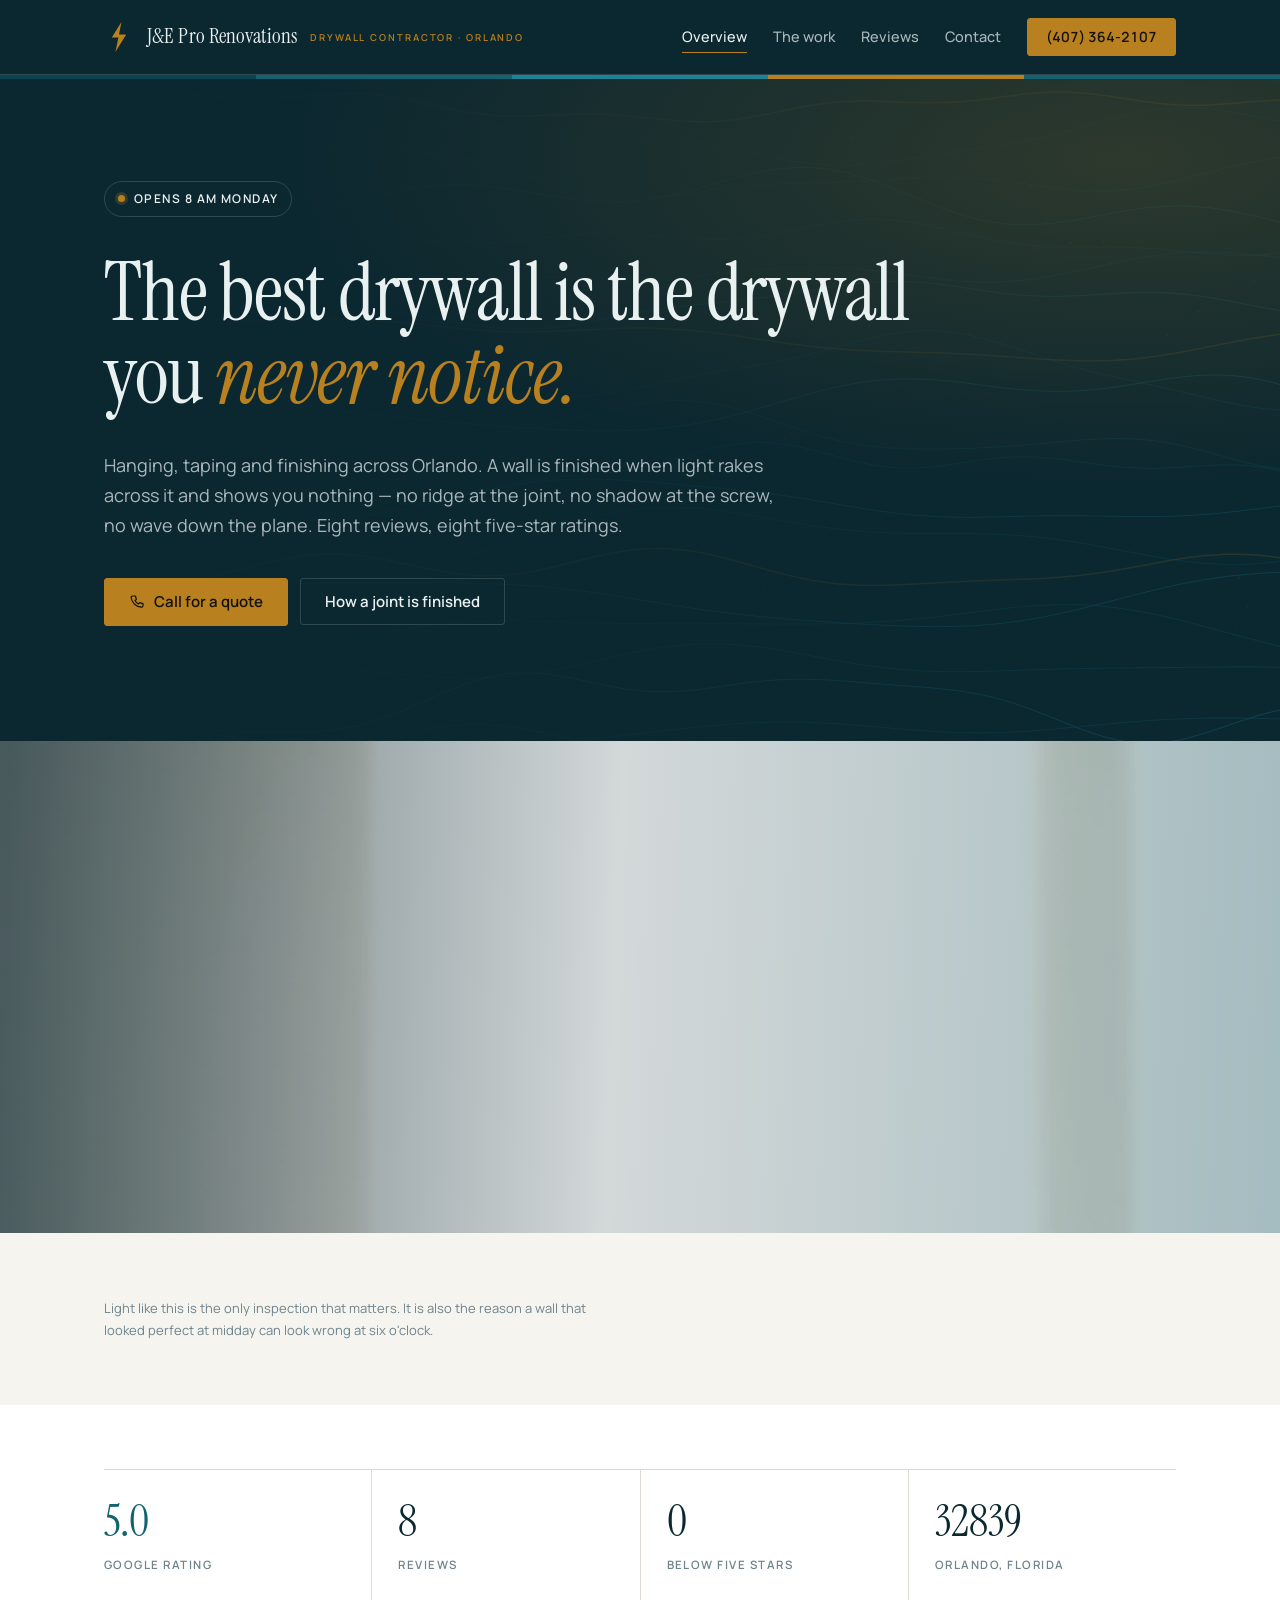
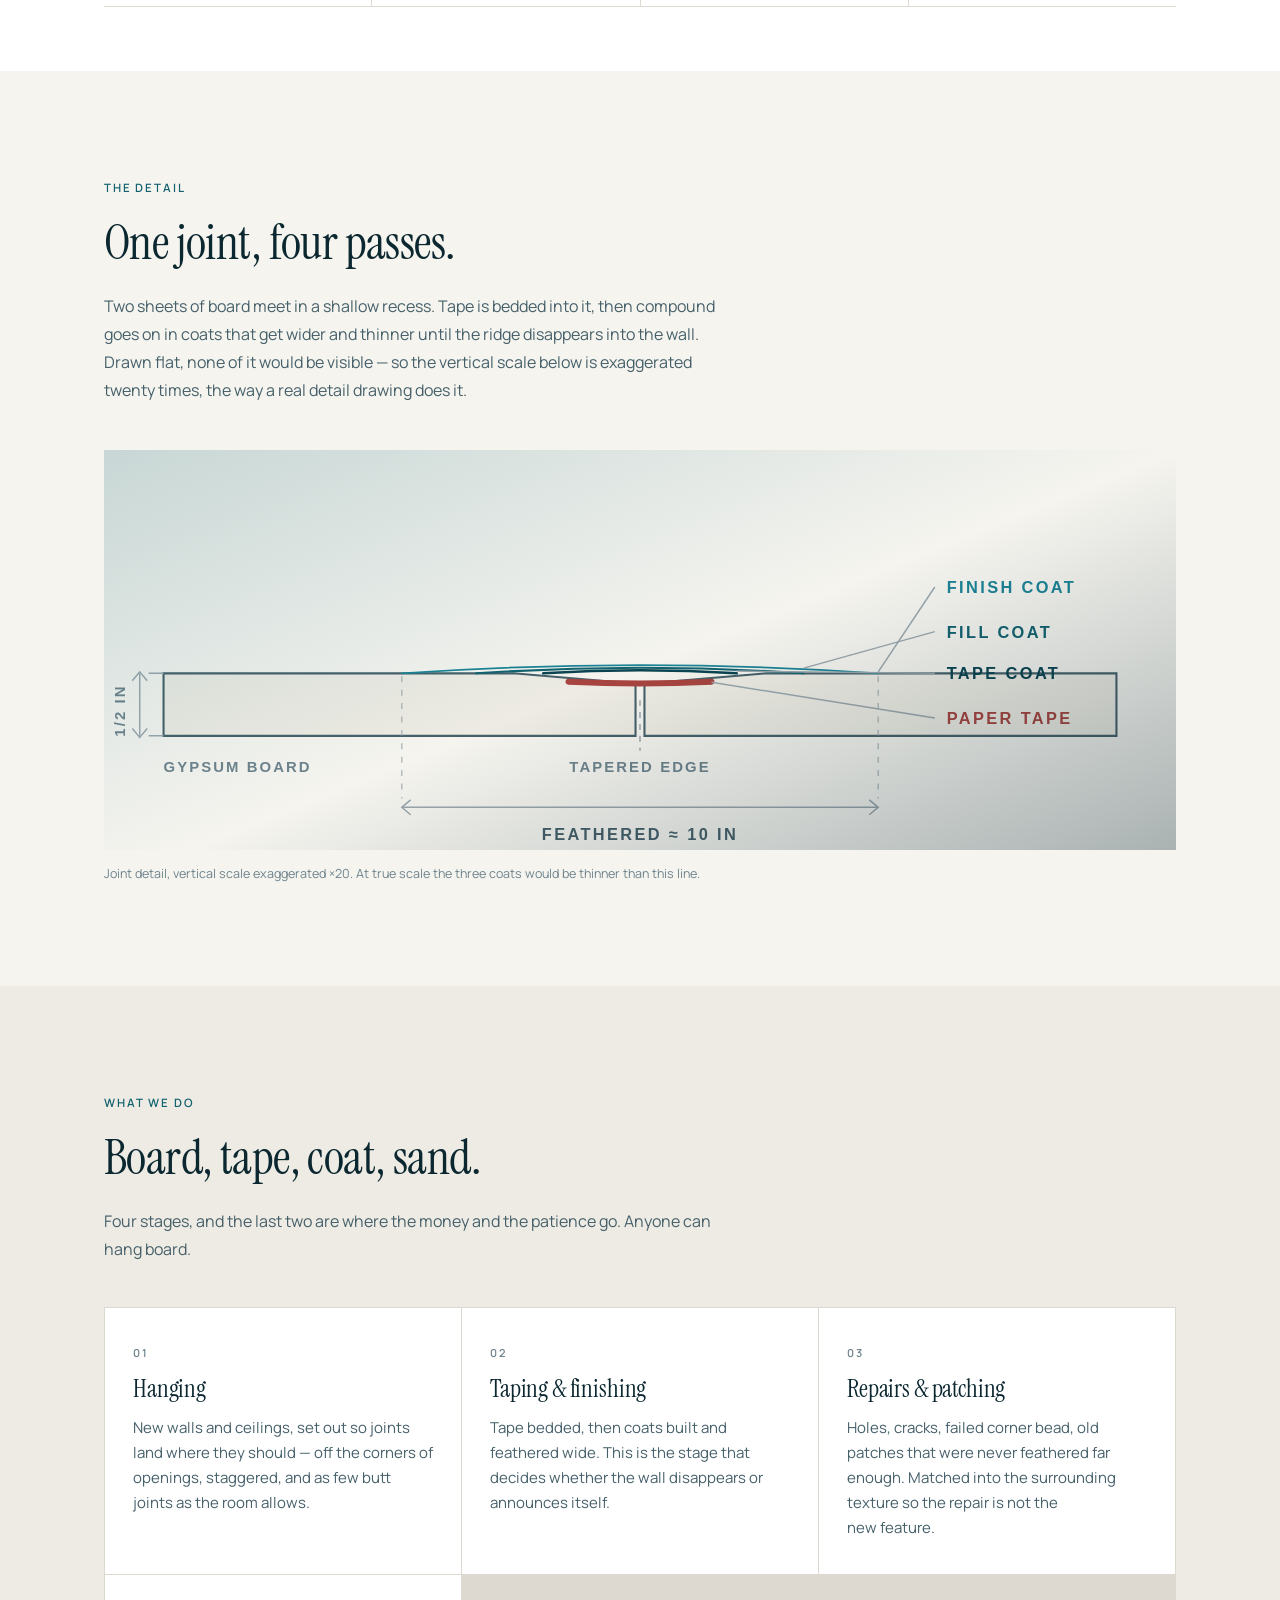
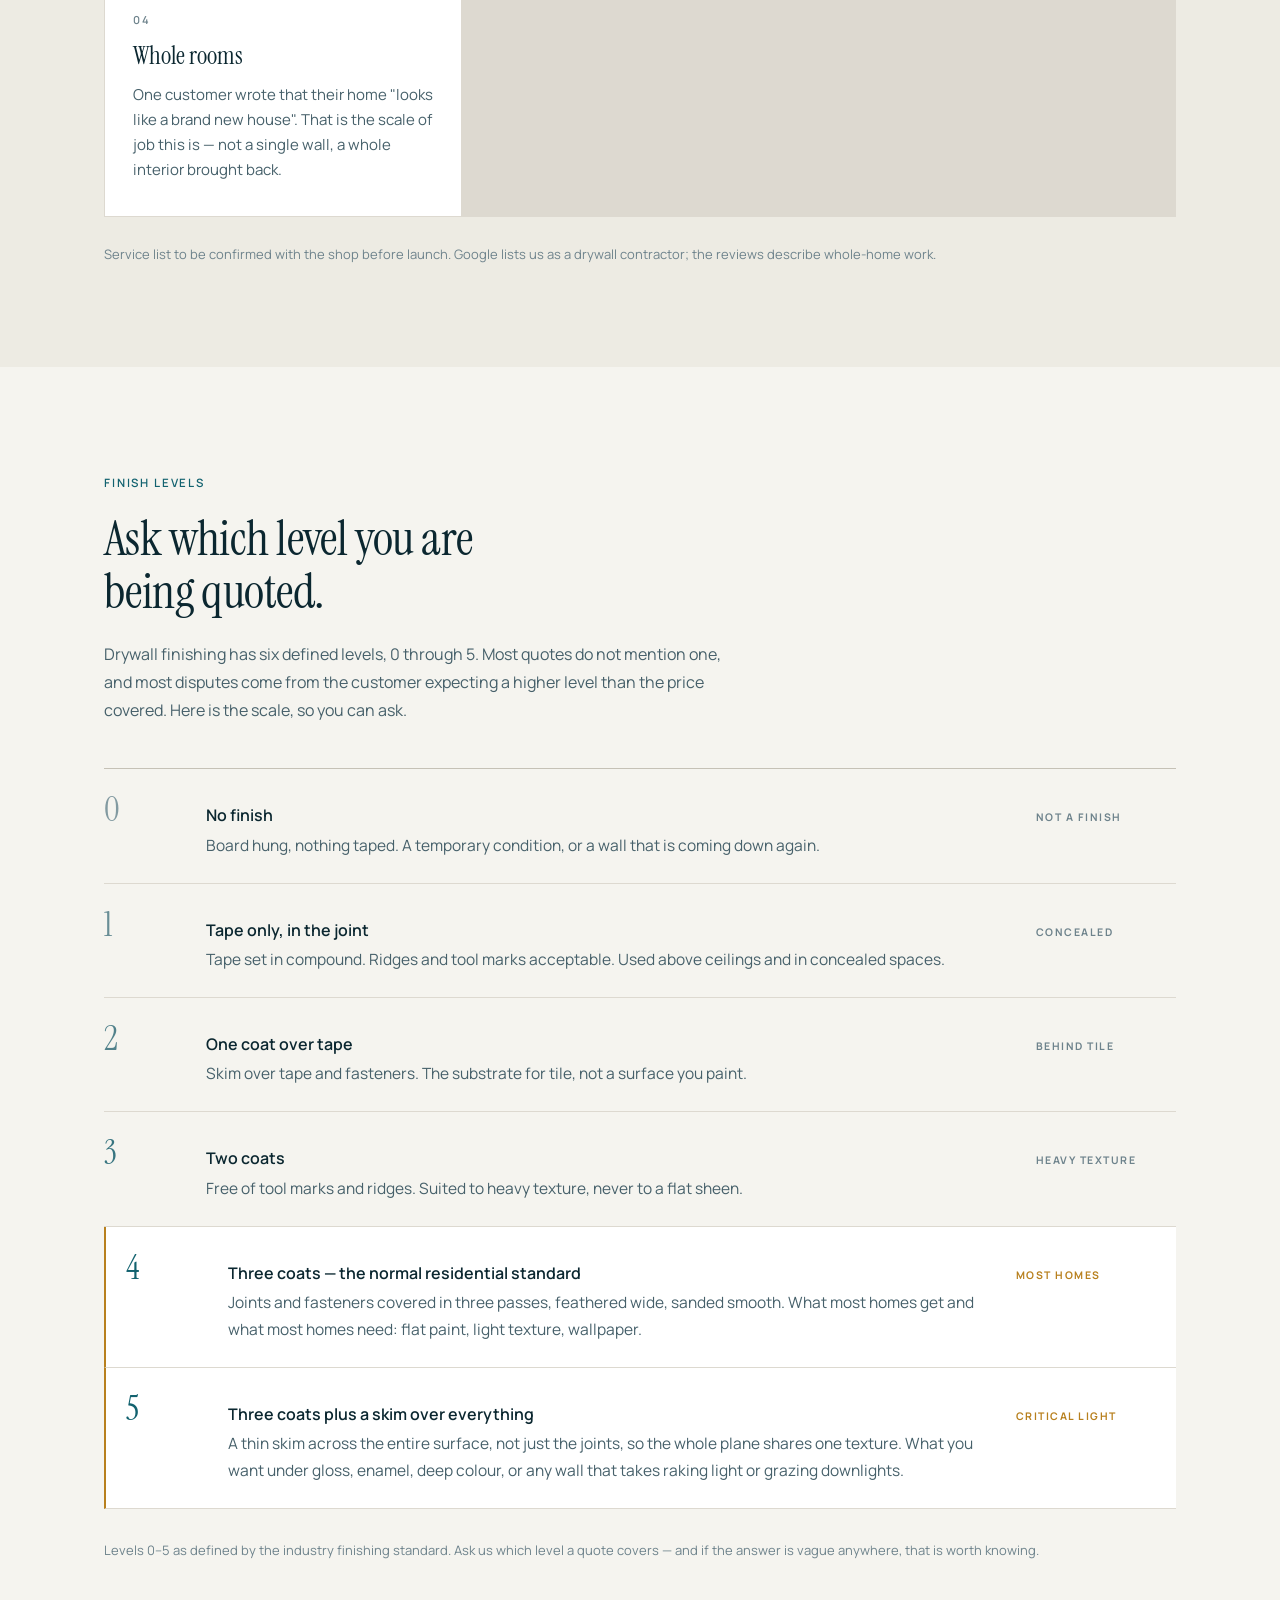
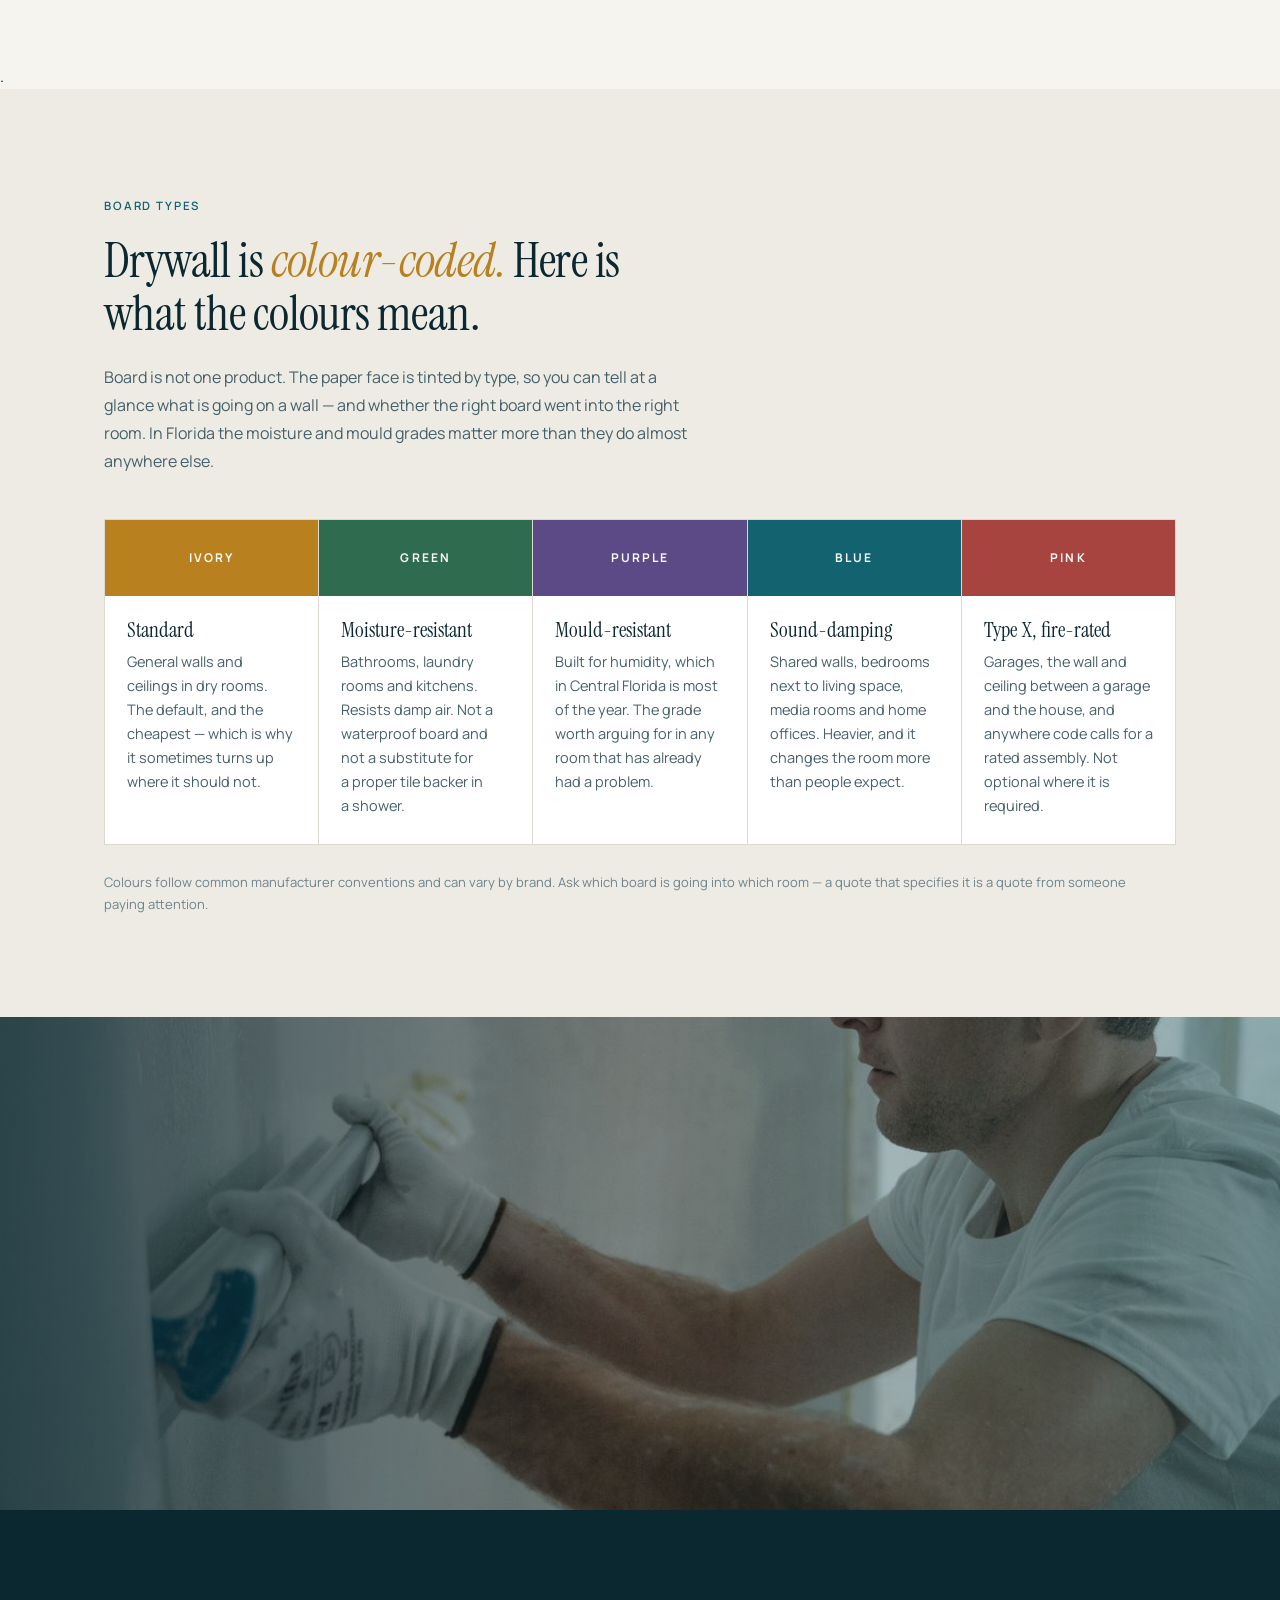
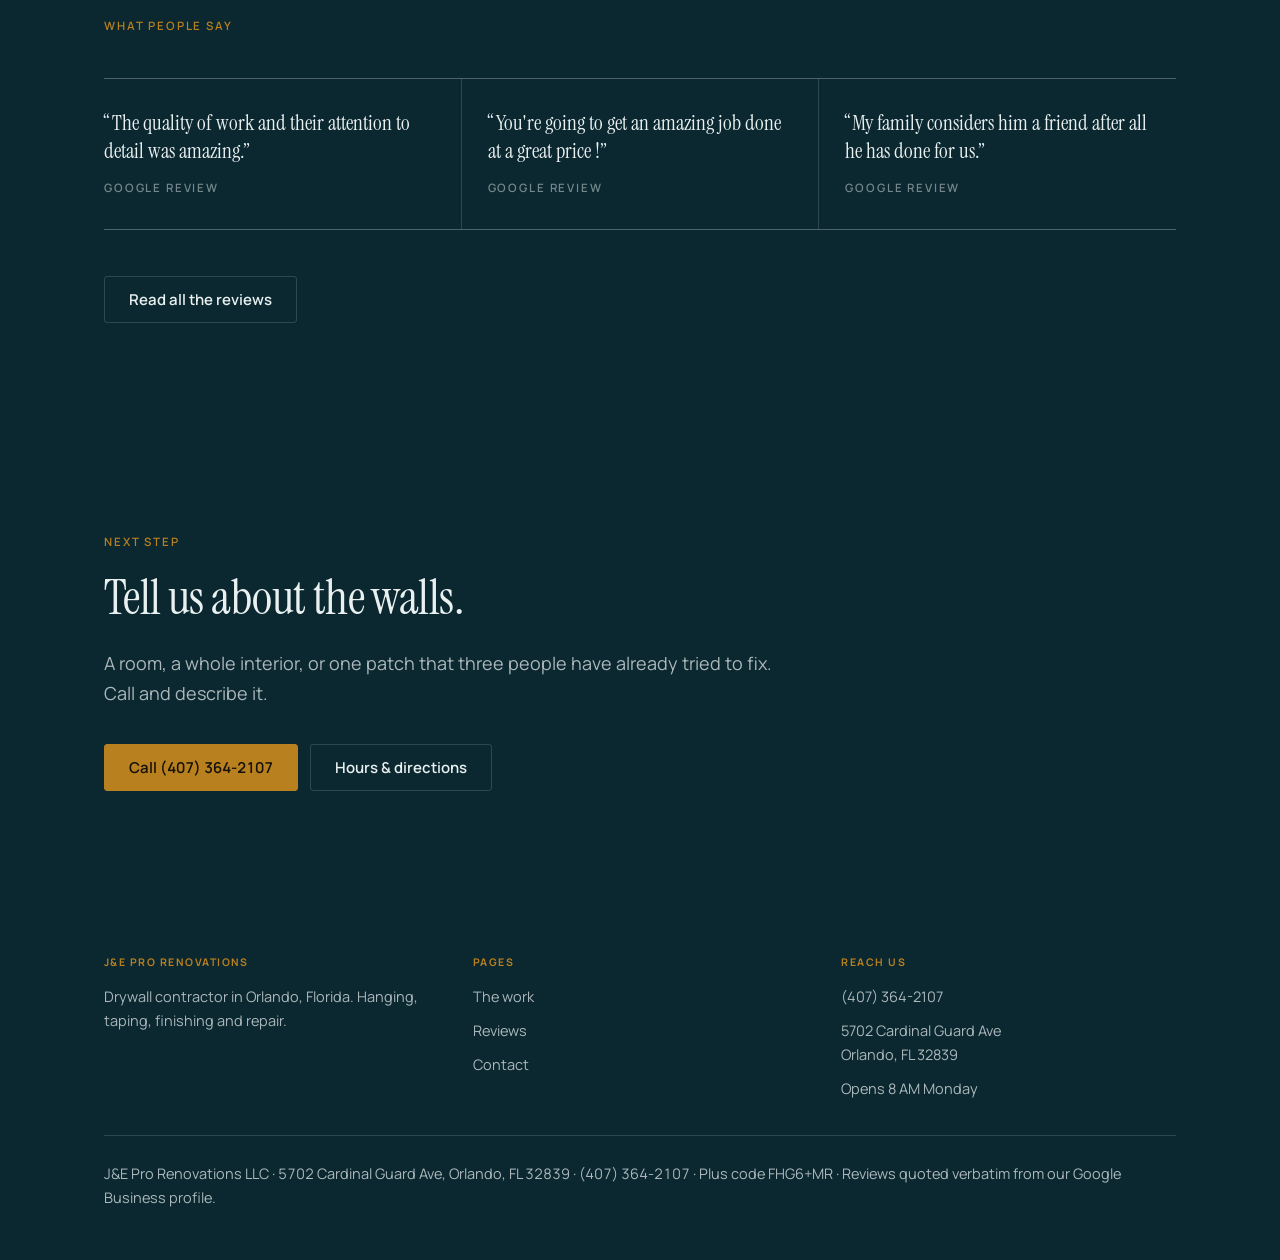
<file: index.html>
<!DOCTYPE html>
<html lang="en">
<head>
<meta charset="utf-8">
<meta name="viewport" content="width=device-width, initial-scale=1">
<title>J&amp;E Pro Renovations — Drywall contractor, Orlando FL</title>
<meta name="description" content="J&amp;E Pro Renovations LLC — drywall hanging, taping and finishing in Orlando, Florida. 5.0 stars from 8 reviews, every one five stars. (407) 364-2107.">
<link rel="preconnect" href="https://fonts.googleapis.com">
<link rel="preconnect" href="https://fonts.gstatic.com" crossorigin>
<link rel="stylesheet" href="https://fonts.googleapis.com/css2?family=Instrument+Serif:ital@0;1&family=Manrope:wght@400;500;600;700;800&display=swap">
<link rel="stylesheet" href="assets/site.css">
</head>
<body>

<header class="top">
  <div class="top-in">
    <a class="brand" href="index.html">
      <span class="n">J&amp;E Pro Renovations</span>
      <span class="s">Drywall contractor · Orlando</span>
    </a>
    <a class="nl" href="index.html" aria-current="page">Overview</a>
    <a class="nl" href="work.html">The work</a>
    <a class="nl" href="reviews.html">Reviews</a>
    <a class="nl" href="contact.html">Contact</a>
    <a class="btn btn-ink btn-sm" href="tel:+14073642107">(407) 364-2107</a>
  </div>
</header>

<div class="bar" aria-hidden="true"><span></span><span></span><span></span><span></span><span></span></div>

<main>

  <section class="plane-dark rake">
    <canvas id="chart" aria-hidden="true"></canvas>
    <div class="wrap" style="padding-top: clamp(56px, 8vw, 104px); padding-bottom: clamp(64px, 9vw, 120px)">
      <span class="chip"><span class="dot"></span>Opens 8 AM Monday</span>
      <h1 class="display" style="margin-top: 34px; max-width: 22ch">The best drywall is the drywall you <em>never notice.</em></h1>
      <p class="lede measure" style="margin-top: 32px">Hanging, taping and finishing across Orlando. A wall is finished when light rakes across it and shows you nothing — no ridge at the joint, no shadow at the screw, no wave down the plane. Eight reviews, eight five-star ratings.</p>
      <div class="btn-row" style="margin-top: 38px">
        <a class="btn btn-ink" href="tel:+14073642107">
          <svg width="16" height="16" viewBox="0 0 24 24" fill="none" aria-hidden="true"><path d="M6.6 3h3l1.5 5.2-2.1 1.5a12.5 12.5 0 0 0 5.3 5.3l1.5-2.1L21 14.4v3a2.4 2.4 0 0 1-2.6 2.4A16.8 16.8 0 0 1 3.2 5.6A2.4 2.4 0 0 1 5.6 3z" stroke="currentColor" stroke-width="1.8" stroke-linecap="round" stroke-linejoin="round"/></svg>
          Call for a quote
        </a>
        <a class="btn btn-bare" href="work.html">How a joint is finished</a>
      </div>
    </div>
  </section>

  <div class="bleed">
    <img src="assets/img/hero.jpg" alt="Raking daylight falling across a bare white wall">
  </div>

  <section class="plane-1 section-sm">
    <div class="wrap">
      <p class="fine measure">Light like this is the only inspection that matters. It is also the reason a wall that looked perfect at midday can look wrong at six o'clock.</p>
    </div>
  </section>

  <section class="plane-0 section-sm">
    <div class="wrap">
      <div class="figures">
        <div><p class="v">5.0</p><p class="cap k">Google rating</p></div>
        <div><p class="v">8</p><p class="cap k">Reviews</p></div>
        <div><p class="v">0</p><p class="cap k">Below five stars</p></div>
        <div><p class="v">32839</p><p class="cap k">Orlando, Florida</p></div>
      </div>
    </div>
  </section>

  <section class="plane-1 section">
    <div class="wrap">
      <p class="cap">The detail</p>
      <h2 class="h-section" style="margin-top: 18px; max-width: 20ch">One joint, four passes.</h2>
      <p class="body measure" style="margin-top: 22px; margin-bottom: 46px">Two sheets of board meet in a shallow recess. Tape is bedded into it, then compound goes on in coats that get wider and thinner until the ridge disappears into the wall. Drawn flat, none of it would be visible — so the vertical scale below is exaggerated twenty times, the way a real detail drawing does it.</p>

      <figure class="shot" style="margin: 0">
        <svg viewBox="0 0 720 270" fill="none" role="img" aria-label="A section detail of a taped drywall joint showing two tapered-edge boards, paper tape bedded in the recess, and tape, fill and finish coats feathering wider and thinner. Vertical scale exaggerated twenty times." style="width: 100%">
          <!-- gypsum boards, tapered edges meeting at the joint -->
          <path d="M40 192L40 150L275 150L357 157L357 192Z" fill="var(--surface-2)" stroke="var(--ink-2)" stroke-width="1.4"/>
          <path d="M363 192L363 157L445 150L680 150L680 192Z" fill="var(--surface-2)" stroke="var(--ink-2)" stroke-width="1.4"/>

          <!-- paper tape, bedded into the recess -->
          <path d="M312 155.6Q360 158 408 155.6" stroke="var(--code-fire)" stroke-width="4" stroke-linecap="round"/>

          <!-- three coats: each wider, each thinner, feathering to nothing -->
          <path d="M295 150Q360 146 425 150" stroke="var(--teal-deep)" stroke-width="1.7" stroke-linecap="round"/>
          <path d="M250 150Q360 142.5 470 150" stroke="var(--teal)" stroke-width="1.4" stroke-linecap="round"/>
          <path d="M200 150Q360 139 520 150" stroke="var(--teal-bright)" stroke-width="1.2" stroke-linecap="round"/>

          <!-- board thickness dimension -->
          <g stroke="var(--ink-4)" stroke-width="1">
            <path d="M24 150v42"/>
            <path d="M19 155l5-6 5 6M19 187l5 6 5-6"/>
            <path d="M40 150H30M40 192H30"/>
          </g>
          <text x="14" y="175" transform="rotate(-90 14 175)" text-anchor="middle" font-family="Hanken Grotesk, sans-serif" font-size="10" font-weight="700" letter-spacing="1.4" fill="var(--ink-3)">1/2 IN</text>

          <!-- leaders and labels -->
          <g stroke="var(--ink-4)" stroke-width="1">
            <path d="M520 149L558 92"/>
            <path d="M470 146.5L558 122"/>
            <path d="M425 148.5L558 150"/>
            <path d="M408 156L558 180"/>
          </g>
          <text x="566" y="96" font-family="Hanken Grotesk, sans-serif" font-size="11" font-weight="700" letter-spacing="1.6" fill="var(--teal-bright)">FINISH COAT</text>
          <text x="566" y="126" font-family="Hanken Grotesk, sans-serif" font-size="11" font-weight="700" letter-spacing="1.6" fill="var(--teal)">FILL COAT</text>
          <text x="566" y="154" font-family="Hanken Grotesk, sans-serif" font-size="11" font-weight="700" letter-spacing="1.6" fill="var(--teal-deep)">TAPE COAT</text>
          <text x="566" y="184" font-family="Hanken Grotesk, sans-serif" font-size="11" font-weight="700" letter-spacing="1.6" fill="var(--code-fire)">PAPER TAPE</text>

          <!-- tapered edge call-out -->
          <path d="M360 168v34" stroke="var(--ink-4)" stroke-width="1" stroke-dasharray="4 4"/>
          <text x="360" y="216" text-anchor="middle" font-family="Hanken Grotesk, sans-serif" font-size="10" font-weight="700" letter-spacing="1.4" fill="var(--ink-3)">TAPERED EDGE</text>

          <!-- feather width dimension -->
          <g stroke="var(--ink-4)" stroke-width="1">
            <path d="M200 240h320"/>
            <path d="M206 235l-6 5 6 5M514 235l6 5-6 5"/>
            <path d="M200 152v82M520 152v82" stroke-dasharray="4 5" opacity=".7"/>
          </g>
          <text x="360" y="262" text-anchor="middle" font-family="Hanken Grotesk, sans-serif" font-size="11" font-weight="700" letter-spacing="1.6" fill="var(--ink-2)">FEATHERED ≈ 10 IN</text>

          <text x="40" y="216" font-family="Hanken Grotesk, sans-serif" font-size="10" font-weight="700" letter-spacing="1.4" fill="var(--ink-3)">GYPSUM BOARD</text>
        </svg>
        <figcaption>Joint detail, vertical scale exaggerated ×20. At true scale the three coats would be thinner than this line.</figcaption>
      </figure>
    </div>
  </section>

  <section class="plane-2 section">
    <div class="wrap">
      <p class="cap">What we do</p>
      <h2 class="h-section" style="margin-top: 18px; max-width: 22ch">Board, tape, coat, sand.</h2>
      <p class="body measure" style="margin-top: 22px; margin-bottom: 44px">Four stages, and the last two are where the money and the patience go. Anyone can hang board.</p>
      <div class="cards">
        <article class="card">
          <p class="cap">01</p>
          <h3>Hanging</h3>
          <p>New walls and ceilings, set out so joints land where they should — off the corners of openings, staggered, and as few butt joints as the room allows.</p>
        </article>
        <article class="card">
          <p class="cap">02</p>
          <h3>Taping &amp; finishing</h3>
          <p>Tape bedded, then coats built and feathered wide. This is the stage that decides whether the wall disappears or announces itself.</p>
        </article>
        <article class="card">
          <p class="cap">03</p>
          <h3>Repairs &amp; patching</h3>
          <p>Holes, cracks, failed corner bead, old patches that were never feathered far enough. Matched into the surrounding texture so the repair is not the new feature.</p>
        </article>
        <article class="card">
          <p class="cap">04</p>
          <h3>Whole rooms</h3>
          <p>One customer wrote that their home "looks like a brand new house". That is the scale of job this is — not a single wall, a whole interior brought back.</p>
        </article>
      </div>
      <p class="fine" style="margin-top: 26px">Service list to be confirmed with the shop before launch. Google lists us as a drywall contractor; the reviews describe whole-home work.</p>
    </div>
  </section>

  <section class="plane-1 section">
    <div class="wrap">
      <p class="cap">Finish levels</p>
      <h2 class="h-section" style="margin-top: 18px; max-width: 24ch">Ask which level you are being quoted.</h2>
      <p class="body measure" style="margin-top: 22px; margin-bottom: 44px">Drywall finishing has six defined levels, 0 through 5. Most quotes do not mention one, and most disputes come from the customer expecting a higher level than the price covered. Here is the scale, so you can ask.</p>

      <div class="levels">
        <div class="level">
          <span class="level-n">0</span>
          <div>
            <h3>No finish</h3>
            <p>Board hung, nothing taped. A temporary condition, or a wall that is coming down again.</p>
          </div>
          <span class="level-tag">Not a finish</span>
        </div>
        <div class="level">
          <span class="level-n">1</span>
          <div>
            <h3>Tape only, in the joint</h3>
            <p>Tape set in compound. Ridges and tool marks acceptable. Used above ceilings and in concealed spaces.</p>
          </div>
          <span class="level-tag">Concealed</span>
        </div>
        <div class="level">
          <span class="level-n">2</span>
          <div>
            <h3>One coat over tape</h3>
            <p>Skim over tape and fasteners. The substrate for tile, not a surface you paint.</p>
          </div>
          <span class="level-tag">Behind tile</span>
        </div>
        <div class="level">
          <span class="level-n">3</span>
          <div>
            <h3>Two coats</h3>
            <p>Free of tool marks and ridges. Suited to heavy texture, never to a flat sheen.</p>
          </div>
          <span class="level-tag">Heavy texture</span>
        </div>
        <div class="level is-ours">
          <span class="level-n">4</span>
          <div>
            <h3>Three coats — the normal residential standard</h3>
            <p>Joints and fasteners covered in three passes, feathered wide, sanded smooth. What most homes get and what most homes need: flat paint, light texture, wallpaper.</p>
          </div>
          <span class="level-tag">Most homes</span>
        </div>
        <div class="level is-ours">
          <span class="level-n">5</span>
          <div>
            <h3>Three coats plus a skim over everything</h3>
            <p>A thin skim across the entire surface, not just the joints, so the whole plane shares one texture. What you want under gloss, enamel, deep colour, or any wall that takes raking light or grazing downlights.</p>
          </div>
          <span class="level-tag">Critical light</span>
        </div>
      </div>

      <p class="fine" style="margin-top: 30px">Levels 0–5 as defined by the industry finishing standard. Ask us which level a quote covers — and if the answer is vague anywhere, that is worth knowing.</p>
    </div>
  </section>
 . 
  <section class="plane-3 section">
    <div class="wrap">
      <p class="cap">Board types</p>
      <h2 class="h-section" style="margin-top: 18px; max-width: 26ch">Drywall is <em>colour-coded.</em> Here is what the colours mean.</h2>
      <p class="body measure" style="margin-top: 22px; margin-bottom: 44px">Board is not one product. The paper face is tinted by type, so you can tell at a glance what is going on a wall — and whether the right board went into the right room. In Florida the moisture and mould grades matter more than they do almost anywhere else.</p>

      <div class="swatches">
        <article class="swatch">
          <div class="chipface"><span>Ivory</span></div>
          <div class="txt">
            <h3>Standard</h3>
            <p>General walls and ceilings in dry rooms. The default, and the cheapest — which is why it sometimes turns up where it should not.</p>
          </div>
        </article>
        <article class="swatch">
          <div class="chipface"><span>Green</span></div>
          <div class="txt">
            <h3>Moisture-resistant</h3>
            <p>Bathrooms, laundry rooms and kitchens. Resists damp air. Not a waterproof board and not a substitute for a proper tile backer in a shower.</p>
          </div>
        </article>
        <article class="swatch">
          <div class="chipface"><span>Purple</span></div>
          <div class="txt">
            <h3>Mould-resistant</h3>
            <p>Built for humidity, which in Central Florida is most of the year. The grade worth arguing for in any room that has already had a problem.</p>
          </div>
        </article>
        <article class="swatch">
          <div class="chipface"><span>Blue</span></div>
          <div class="txt">
            <h3>Sound-damping</h3>
            <p>Shared walls, bedrooms next to living space, media rooms and home offices. Heavier, and it changes the room more than people expect.</p>
          </div>
        </article>
        <article class="swatch">
          <div class="chipface"><span>Pink</span></div>
          <div class="txt">
            <h3>Type X, fire-rated</h3>
            <p>Garages, the wall and ceiling between a garage and the house, and anywhere code calls for a rated assembly. Not optional where it is required.</p>
          </div>
        </article>
      </div>

      <p class="fine" style="margin-top: 26px">Colours follow common manufacturer conventions and can vary by brand. Ask which board is going into which room — a quote that specifies it is a quote from someone paying attention.</p>
    </div>
  </section>

  <div class="bleed">
    <img src="assets/img/taping.jpg" alt="A worker applying joint compound to a wall">
  </div>

  <section class="plane-dark section">
    <div class="wrap">
      <p class="cap">What people say</p>
      <div class="quote-list" style="margin-top: 40px">
        <blockquote>
          <p class="q">“The quality of work and their attention to detail was amazing.”</p>
          <p class="cap a">Google review</p>
        </blockquote>
        <blockquote>
          <p class="q">“You're going to get an amazing job done at a great price !”</p>
          <p class="cap a">Google review</p>
        </blockquote>
        <blockquote>
          <p class="q">“My family considers him a friend after all he has done for us.”</p>
          <p class="cap a">Google review</p>
        </blockquote>
      </div>
      <div class="btn-row" style="margin-top: 46px">
        <a class="btn btn-bare" href="reviews.html">Read all the reviews</a>
      </div>
    </div>
  </section>

  <section class="plane-dark section">
    <div class="wrap">
      <p class="cap">Next step</p>
      <h2 class="h-section" style="margin-top: 18px; max-width: 20ch">Tell us about the walls.</h2>
      <p class="lede measure" style="margin-top: 24px">A room, a whole interior, or one patch that three people have already tried to fix. Call and describe it.</p>
      <div class="btn-row" style="margin-top: 36px">
        <a class="btn btn-ink" href="tel:+14073642107">Call (407) 364-2107</a>
        <a class="btn btn-bare" href="contact.html">Hours &amp; directions</a>
      </div>
    </div>
  </section>
</main>

<footer class="foot">
  <div class="wrap">
    <div class="foot-grid">
      <div>
        <h4>J&amp;E Pro Renovations</h4>
        <p>Drywall contractor in Orlando, Florida. Hanging, taping, finishing and repair.</p>
      </div>
      <div>
        <h4>Pages</h4>
        <ul>
          <li><a href="work.html">The work</a></li>
          <li><a href="reviews.html">Reviews</a></li>
          <li><a href="contact.html">Contact</a></li>
        </ul>
      </div>
      <div>
        <h4>Reach us</h4>
        <ul>
          <li><a href="tel:+14073642107">(407) 364-2107</a></li>
          <li><a href="contact.html">5702 Cardinal Guard Ave<br>Orlando, FL 32839</a></li>
          <li>Opens 8 AM Monday</li>
        </ul>
      </div>
    </div>
    <p class="foot-fine">J&amp;E Pro Renovations LLC · 5702 Cardinal Guard Ave, Orlando, FL 32839 · (407) 364-2107 · Plus code FHG6+MR · Reviews quoted verbatim from our Google Business profile.</p>
  </div>
</footer>

<script src="assets/chart.js"></script>
</body>
</html>
</file>
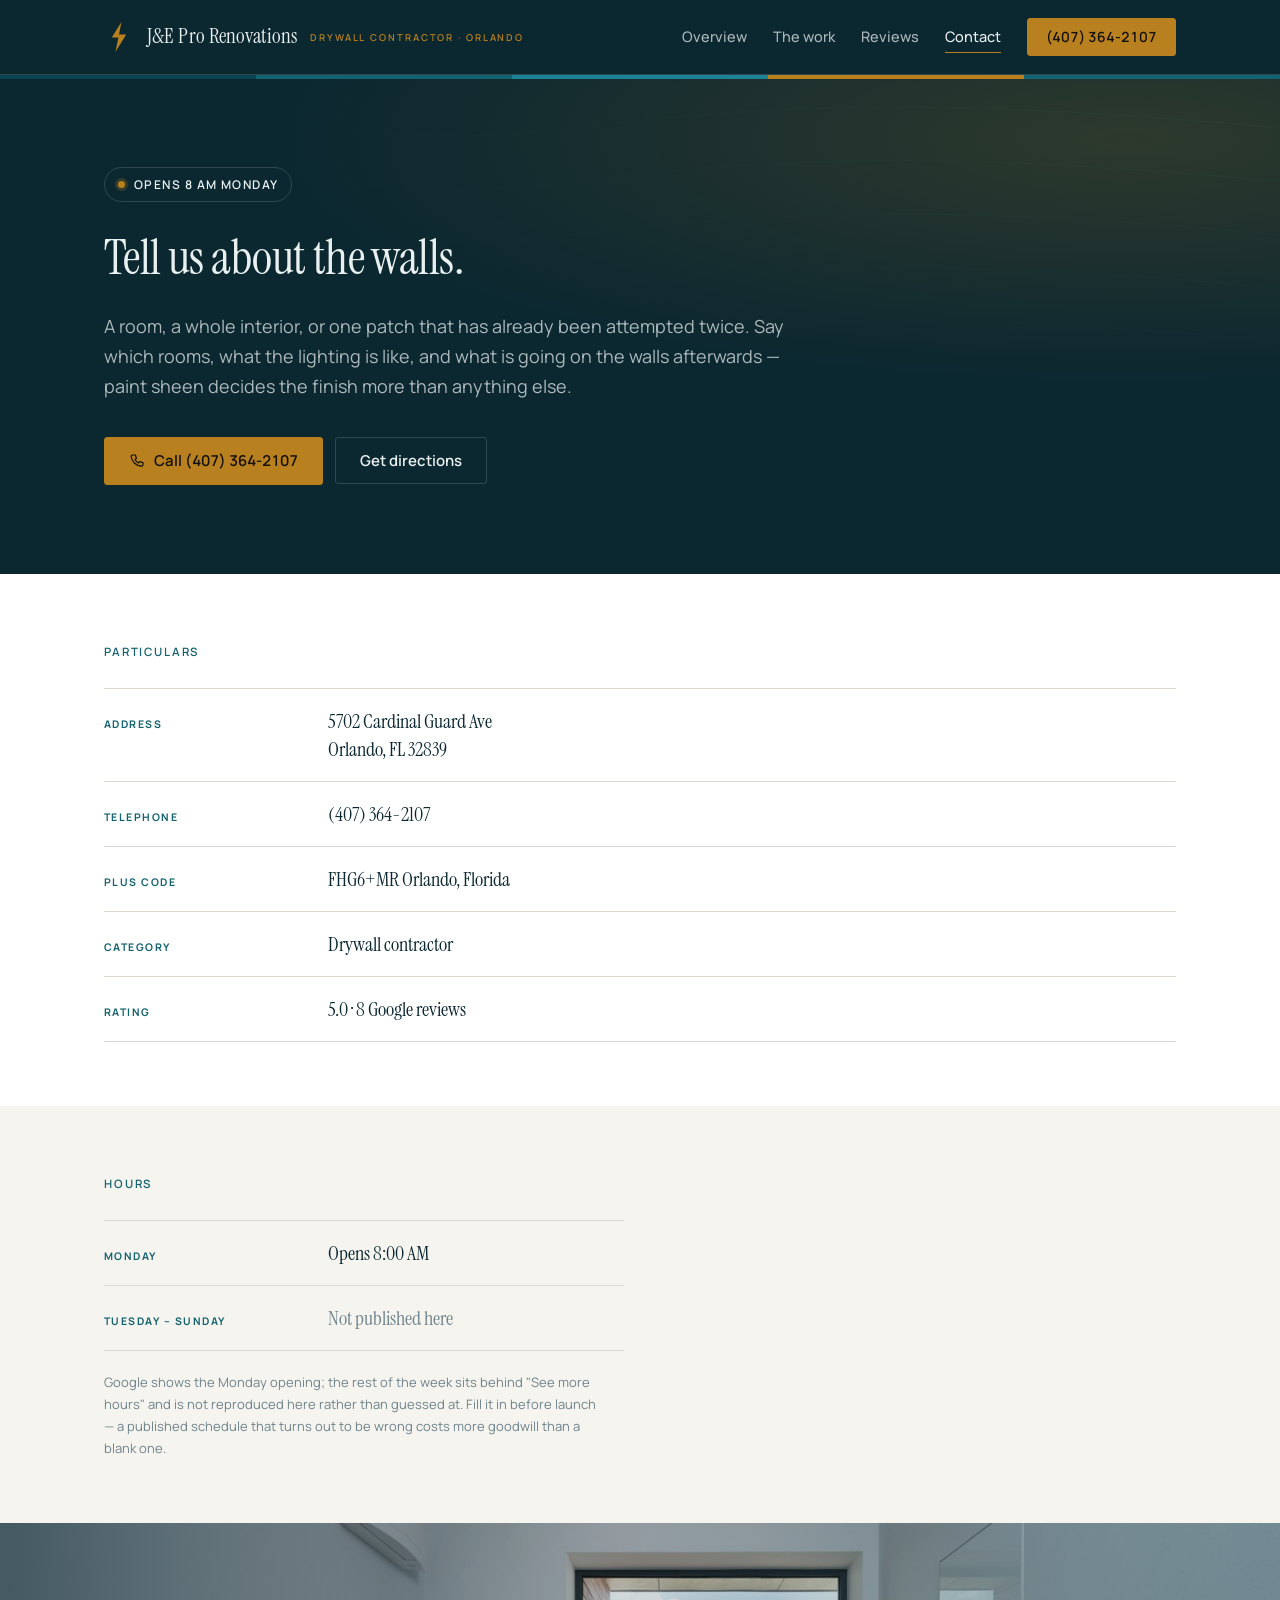
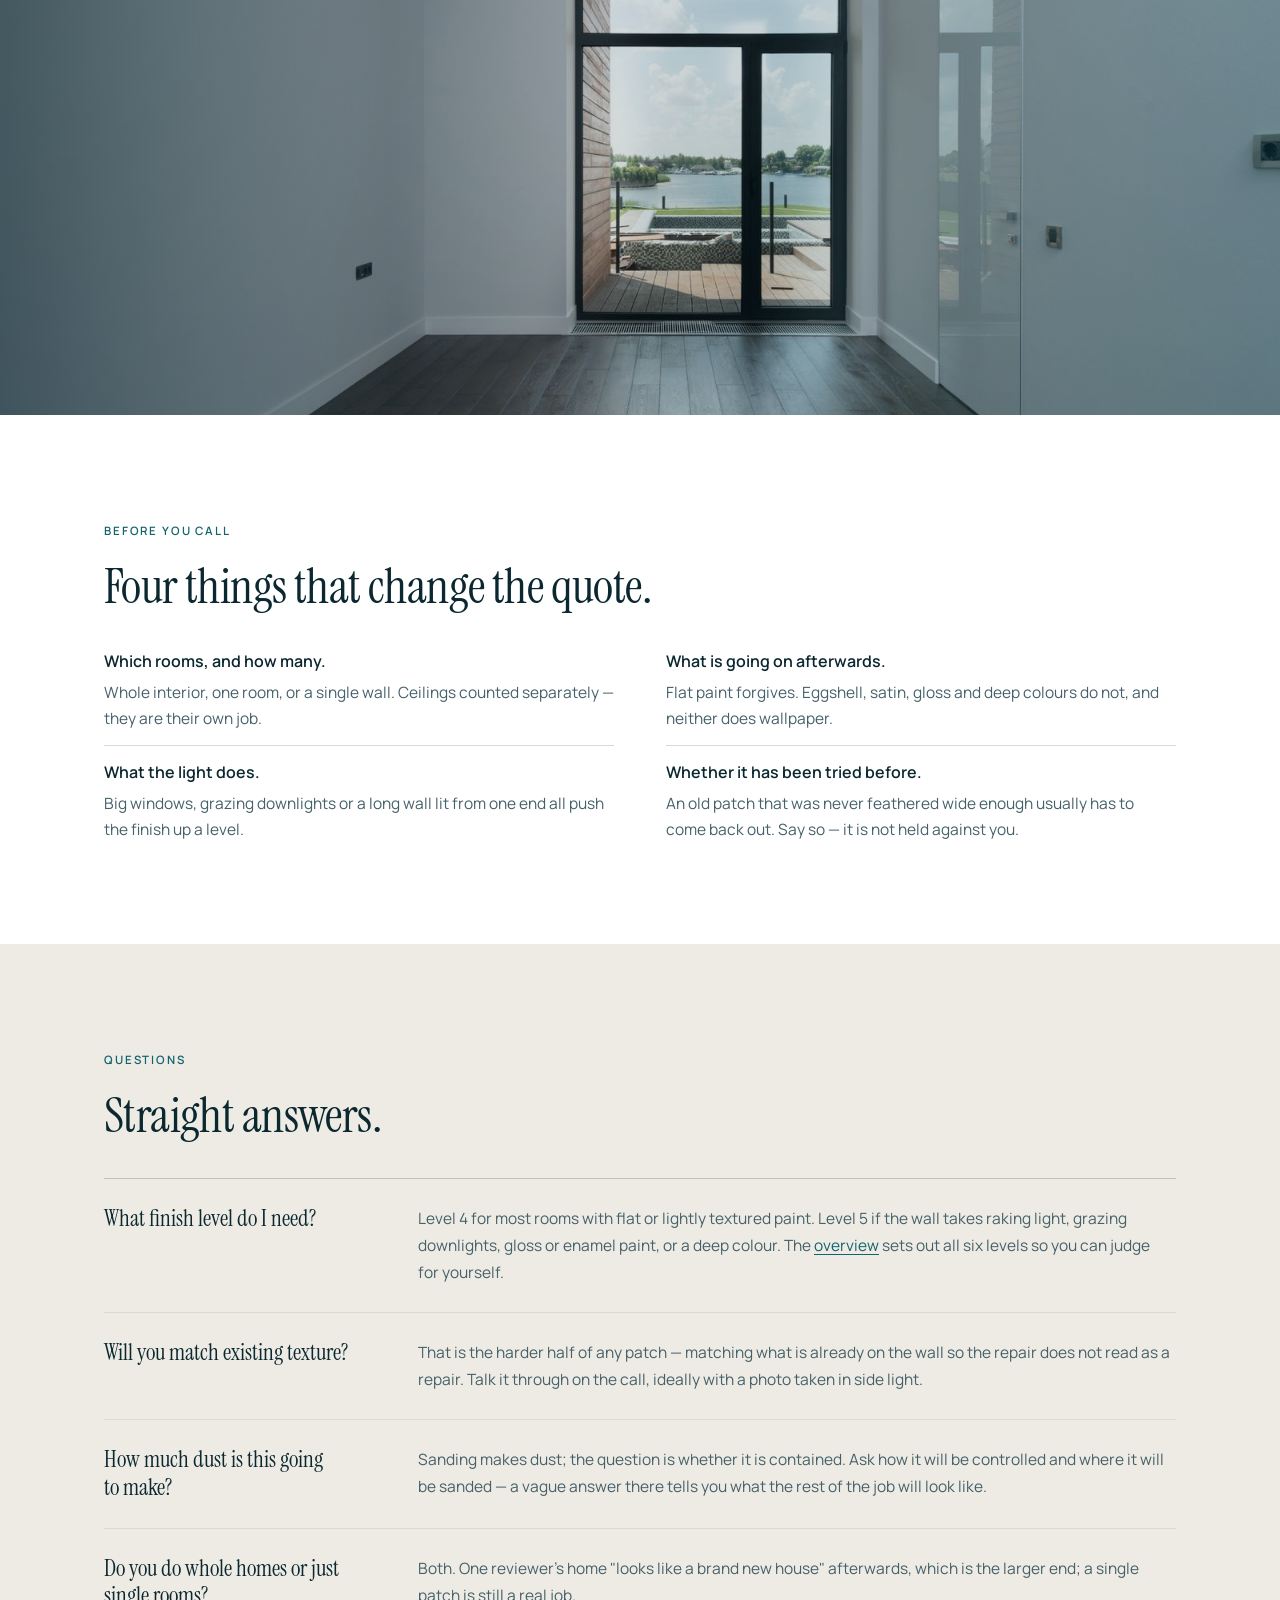
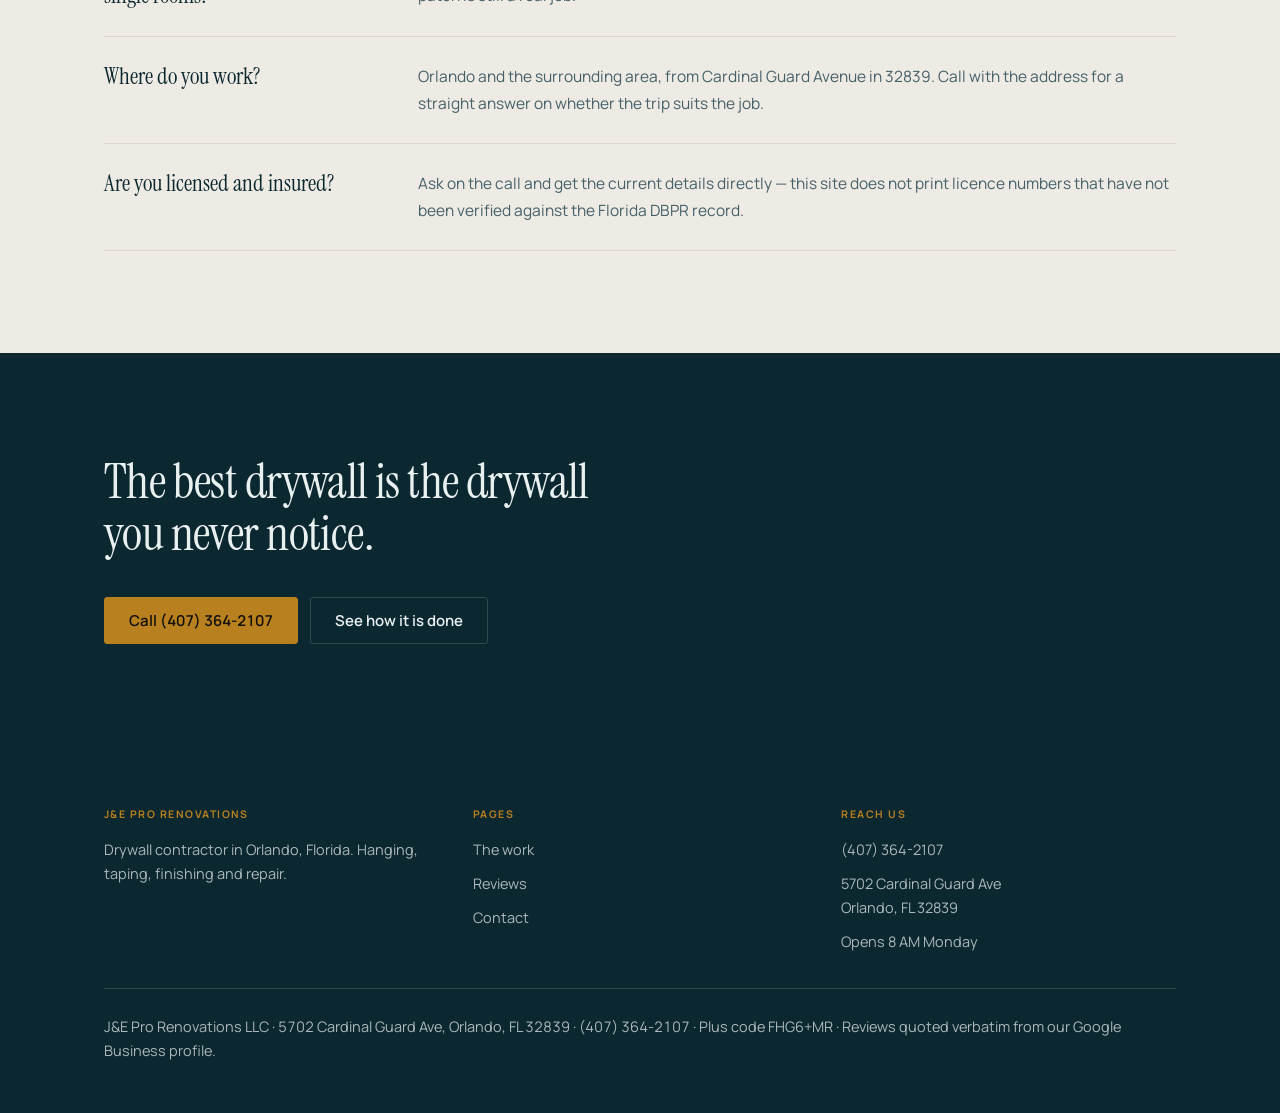
<file: contact.html>
<!DOCTYPE html>
<html lang="en">
<head>
<meta charset="utf-8">
<meta name="viewport" content="width=device-width, initial-scale=1">
<title>Contact — J&amp;E Pro Renovations</title>
<meta name="description" content="Call J&amp;E Pro Renovations at (407) 364-2107. 5702 Cardinal Guard Ave, Orlando, FL 32839. Opens 8 AM Monday. Plus code FHG6+MR.">
<link rel="preconnect" href="https://fonts.googleapis.com">
<link rel="preconnect" href="https://fonts.gstatic.com" crossorigin>
<link rel="stylesheet" href="https://fonts.googleapis.com/css2?family=Instrument+Serif:ital@0;1&family=Manrope:wght@400;500;600;700;800&display=swap">
<link rel="stylesheet" href="assets/site.css">
</head>
<body>

<header class="top">
  <div class="top-in">
    <a class="brand" href="index.html">
      <span class="n">J&amp;E Pro Renovations</span>
      <span class="s">Drywall contractor · Orlando</span>
    </a>
    <a class="nl" href="index.html">Overview</a>
    <a class="nl" href="work.html">The work</a>
    <a class="nl" href="reviews.html">Reviews</a>
    <a class="nl" href="contact.html" aria-current="page">Contact</a>
    <a class="btn btn-ink btn-sm" href="tel:+14073642107">(407) 364-2107</a>
  </div>
</header>

<div class="bar" aria-hidden="true"><span></span><span></span><span></span><span></span><span></span></div>

<main>

  <section class="plane-dark rake">
    <svg class="contour" viewBox="0 0 1200 300" preserveAspectRatio="none" fill="none" aria-hidden="true">
      <g stroke="#1B8395" stroke-width="1">
        <path d="M0 40c180-26 340 30 520 8s340-34 680-2" opacity=".30"/>
        <path d="M0 90c180-26 340 30 520 8s340-34 680-2" opacity=".24"/>
        <path d="M0 140c180-26 340 30 520 8s340-34 680-2" opacity=".18"/>
        <path d="M0 190c180-26 340 30 520 8s340-34 680-2" opacity=".14"/>
        <path d="M0 240c180-26 340 30 520 8s340-34 680-2" opacity=".10"/>
      </g>
    </svg>
    <div class="wrap" style="padding-top: clamp(48px, 7vw, 88px); padding-bottom: clamp(52px, 7vw, 92px)">
      <span class="chip"><span class="dot"></span>Opens 8 AM Monday</span>
      <h1 class="h-section" style="margin-top: 30px; max-width: 20ch">Tell us about the walls.</h1>
      <p class="lede measure" style="margin-top: 26px">A room, a whole interior, or one patch that has already been attempted twice. Say which rooms, what the lighting is like, and what is going on the walls afterwards — paint sheen decides the finish more than anything else.</p>
      <div class="btn-row" style="margin-top: 36px">
        <a class="btn btn-ink" href="tel:+14073642107">
          <svg width="16" height="16" viewBox="0 0 24 24" fill="none" aria-hidden="true"><path d="M6.6 3h3l1.5 5.2-2.1 1.5a12.5 12.5 0 0 0 5.3 5.3l1.5-2.1L21 14.4v3a2.4 2.4 0 0 1-2.6 2.4A16.8 16.8 0 0 1 3.2 5.6A2.4 2.4 0 0 1 5.6 3z" stroke="currentColor" stroke-width="1.8" stroke-linecap="round" stroke-linejoin="round"/></svg>
          Call (407) 364-2107
        </a>
        <a class="btn btn-bare" href="https://www.google.com/maps/search/?api=1&amp;query=J%26E%20Pro%20Renovations%20LLC%205702%20Cardinal%20Guard%20Ave%20Orlando%20FL%2032839" target="_blank" rel="noopener">Get directions</a>
      </div>
    </div>
  </section>

  <section class="plane-0 section-sm">
    <div class="wrap">
      <p class="cap">Particulars</p>
      <div class="rows" style="margin-top: 24px">
        <div><p class="k">Address</p><p class="v">5702 Cardinal Guard Ave<br>Orlando, FL 32839</p></div>
        <div><p class="k">Telephone</p><p class="v"><a href="tel:+14073642107">(407) 364-2107</a></p></div>
        <div><p class="k">Plus code</p><p class="v">FHG6+MR Orlando, Florida</p></div>
        <div><p class="k">Category</p><p class="v">Drywall contractor</p></div>
        <div><p class="k">Rating</p><p class="v">5.0 · 8 Google reviews</p></div>
      </div>
    </div>
  </section>

  <section class="plane-1 section-sm">
    <div class="wrap">
      <p class="cap">Hours</p>
      <div class="rows" style="margin-top: 24px; max-width: 520px">
        <div><p class="k">Monday</p><p class="v">Opens 8:00 AM</p></div>
        <div><p class="k">Tuesday – Sunday</p><p class="v" style="color: var(--ink-3)">Not published here</p></div>
      </div>
      <p class="fine measure" style="margin-top: 20px">Google shows the Monday opening; the rest of the week sits behind "See more hours" and is not reproduced here rather than guessed at. Fill it in before launch — a published schedule that turns out to be wrong costs more goodwill than a blank one.</p>
    </div>
  </section>

  <div class="bleed">
    <img src="assets/img/hall.jpg" alt="An empty hallway with smooth white walls and a large window">
  </div>

  <section class="plane-0 section">
    <div class="wrap">
      <p class="cap">Before you call</p>
      <h2 class="h-section" style="margin-top: 18px; max-width: 24ch">Four things that change the quote.</h2>
      <div style="display: grid; grid-template-columns: repeat(auto-fit, minmax(280px, 1fr)); gap: 34px clamp(30px, 4vw, 60px); margin-top: 36px; align-items: start">
        <ul class="list">
          <li><b>Which rooms, and how many.</b><span>Whole interior, one room, or a single wall. Ceilings counted separately — they are their own job.</span></li>
          <li><b>What the light does.</b><span>Big windows, grazing downlights or a long wall lit from one end all push the finish up a level.</span></li>
        </ul>
        <ul class="list">
          <li><b>What is going on afterwards.</b><span>Flat paint forgives. Eggshell, satin, gloss and deep colours do not, and neither does wallpaper.</span></li>
          <li><b>Whether it has been tried before.</b><span>An old patch that was never feathered wide enough usually has to come back out. Say so — it is not held against you.</span></li>
        </ul>
      </div>
    </div>
  </section>

  <section class="plane-2 section">
    <div class="wrap">
      <p class="cap">Questions</p>
      <h2 class="h-section" style="margin-top: 18px; margin-bottom: 36px">Straight answers.</h2>
      <div class="faq">
        <div class="faq-item">
          <h3>What finish level do I need?</h3>
          <p>Level 4 for most rooms with flat or lightly textured paint. Level 5 if the wall takes raking light, grazing downlights, gloss or enamel paint, or a deep colour. The <a href="index.html">overview</a> sets out all six levels so you can judge for yourself.</p>
        </div>
        <div class="faq-item">
          <h3>Will you match existing texture?</h3>
          <p>That is the harder half of any patch — matching what is already on the wall so the repair does not read as a repair. Talk it through on the call, ideally with a photo taken in side light.</p>
        </div>
        <div class="faq-item">
          <h3>How much dust is this going to make?</h3>
          <p>Sanding makes dust; the question is whether it is contained. Ask how it will be controlled and where it will be sanded — a vague answer there tells you what the rest of the job will look like.</p>
        </div>
        <div class="faq-item">
          <h3>Do you do whole homes or just single rooms?</h3>
          <p>Both. One reviewer's home "looks like a brand new house" afterwards, which is the larger end; a single patch is still a real job.</p>
        </div>
        <div class="faq-item">
          <h3>Where do you work?</h3>
          <p>Orlando and the surrounding area, from Cardinal Guard Avenue in 32839. Call with the address for a straight answer on whether the trip suits the job.</p>
        </div>
        <div class="faq-item">
          <h3>Are you licensed and insured?</h3>
          <p>Ask on the call and get the current details directly — this site does not print licence numbers that have not been verified against the Florida DBPR record.</p>
        </div>
      </div>
    </div>
  </section>

  <section class="plane-dark section">
    <div class="wrap">
      <h2 class="h-section" style="max-width: 22ch">The best drywall is the drywall you never notice.</h2>
      <div class="btn-row" style="margin-top: 36px">
        <a class="btn btn-ink" href="tel:+14073642107">Call (407) 364-2107</a>
        <a class="btn btn-bare" href="work.html">See how it is done</a>
      </div>
    </div>
  </section>
</main>

<footer class="foot">
  <div class="wrap">
    <div class="foot-grid">
      <div>
        <h4>J&amp;E Pro Renovations</h4>
        <p>Drywall contractor in Orlando, Florida. Hanging, taping, finishing and repair.</p>
      </div>
      <div>
        <h4>Pages</h4>
        <ul>
          <li><a href="work.html">The work</a></li>
          <li><a href="reviews.html">Reviews</a></li>
          <li><a href="contact.html">Contact</a></li>
        </ul>
      </div>
      <div>
        <h4>Reach us</h4>
        <ul>
          <li><a href="tel:+14073642107">(407) 364-2107</a></li>
          <li><a href="contact.html">5702 Cardinal Guard Ave<br>Orlando, FL 32839</a></li>
          <li>Opens 8 AM Monday</li>
        </ul>
      </div>
    </div>
    <p class="foot-fine">J&amp;E Pro Renovations LLC · 5702 Cardinal Guard Ave, Orlando, FL 32839 · (407) 364-2107 · Plus code FHG6+MR · Reviews quoted verbatim from our Google Business profile.</p>
  </div>
</footer>

</body>
</html>
</file>
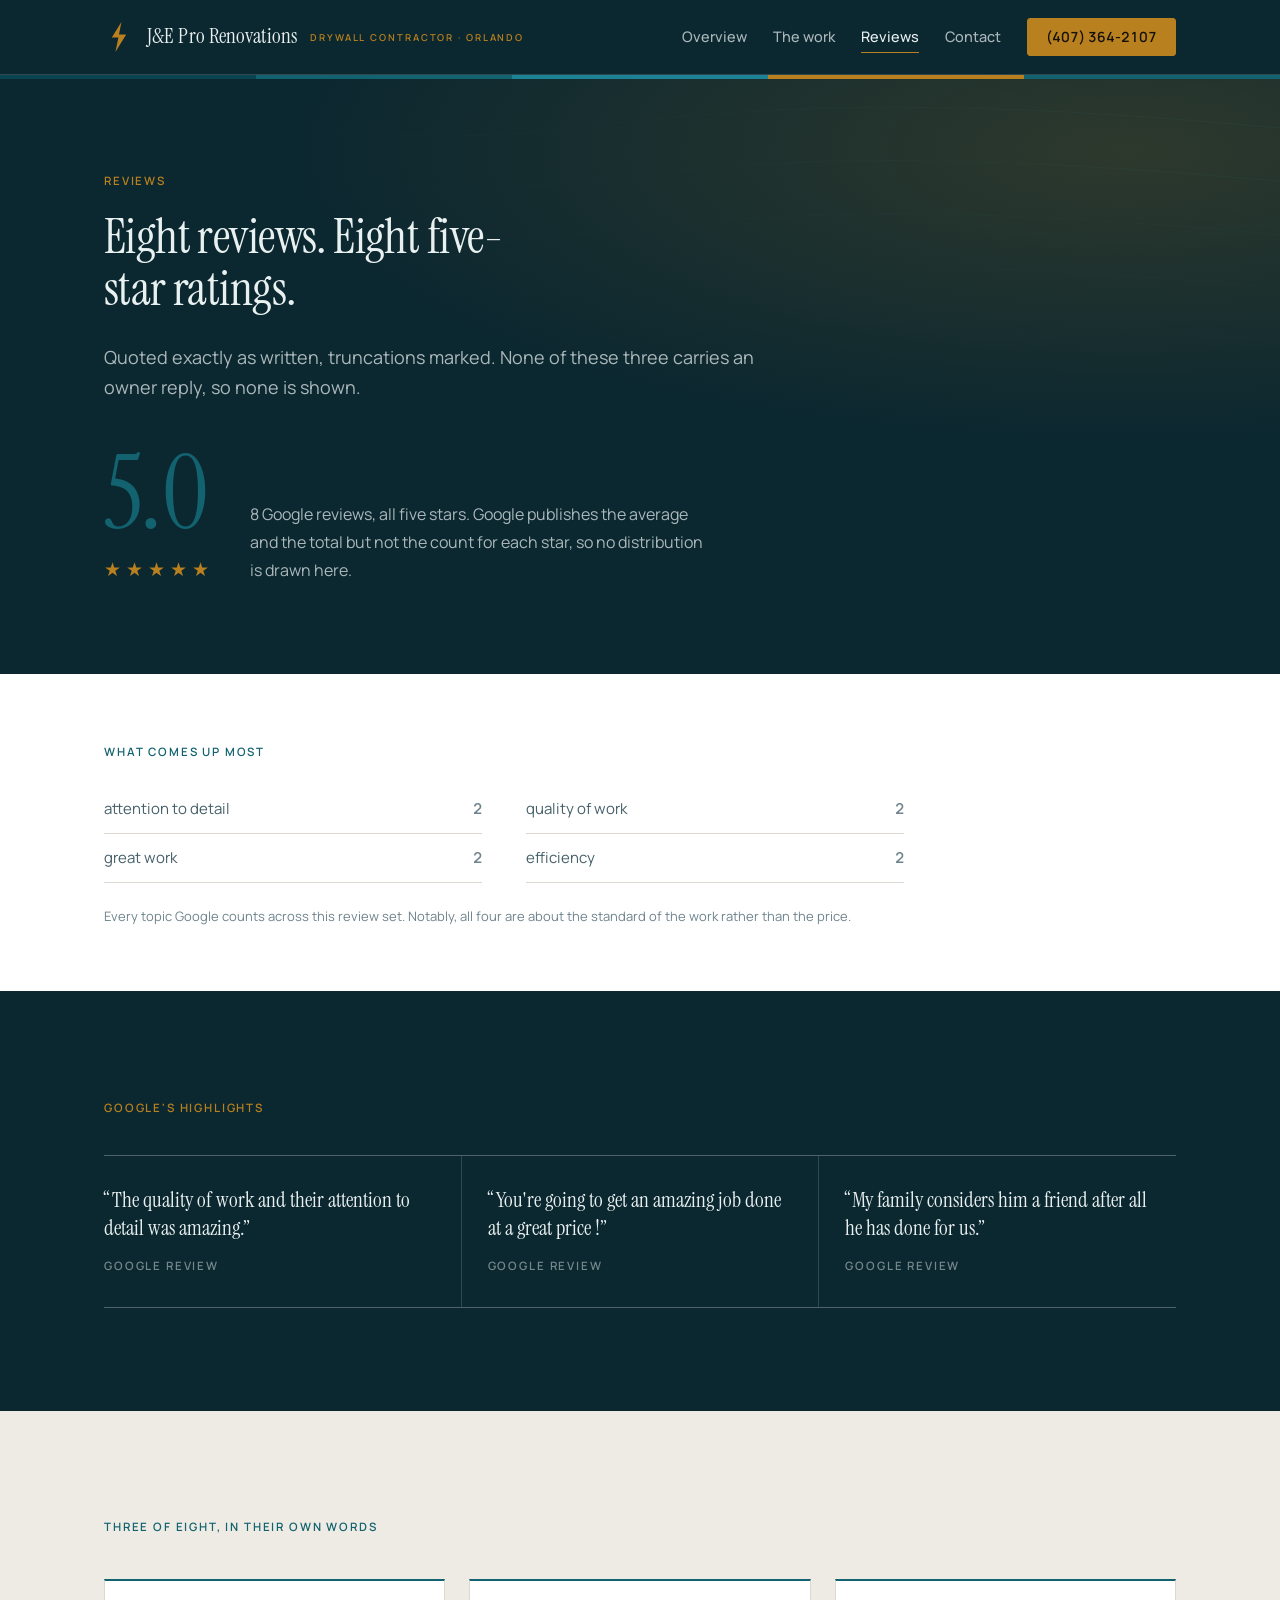
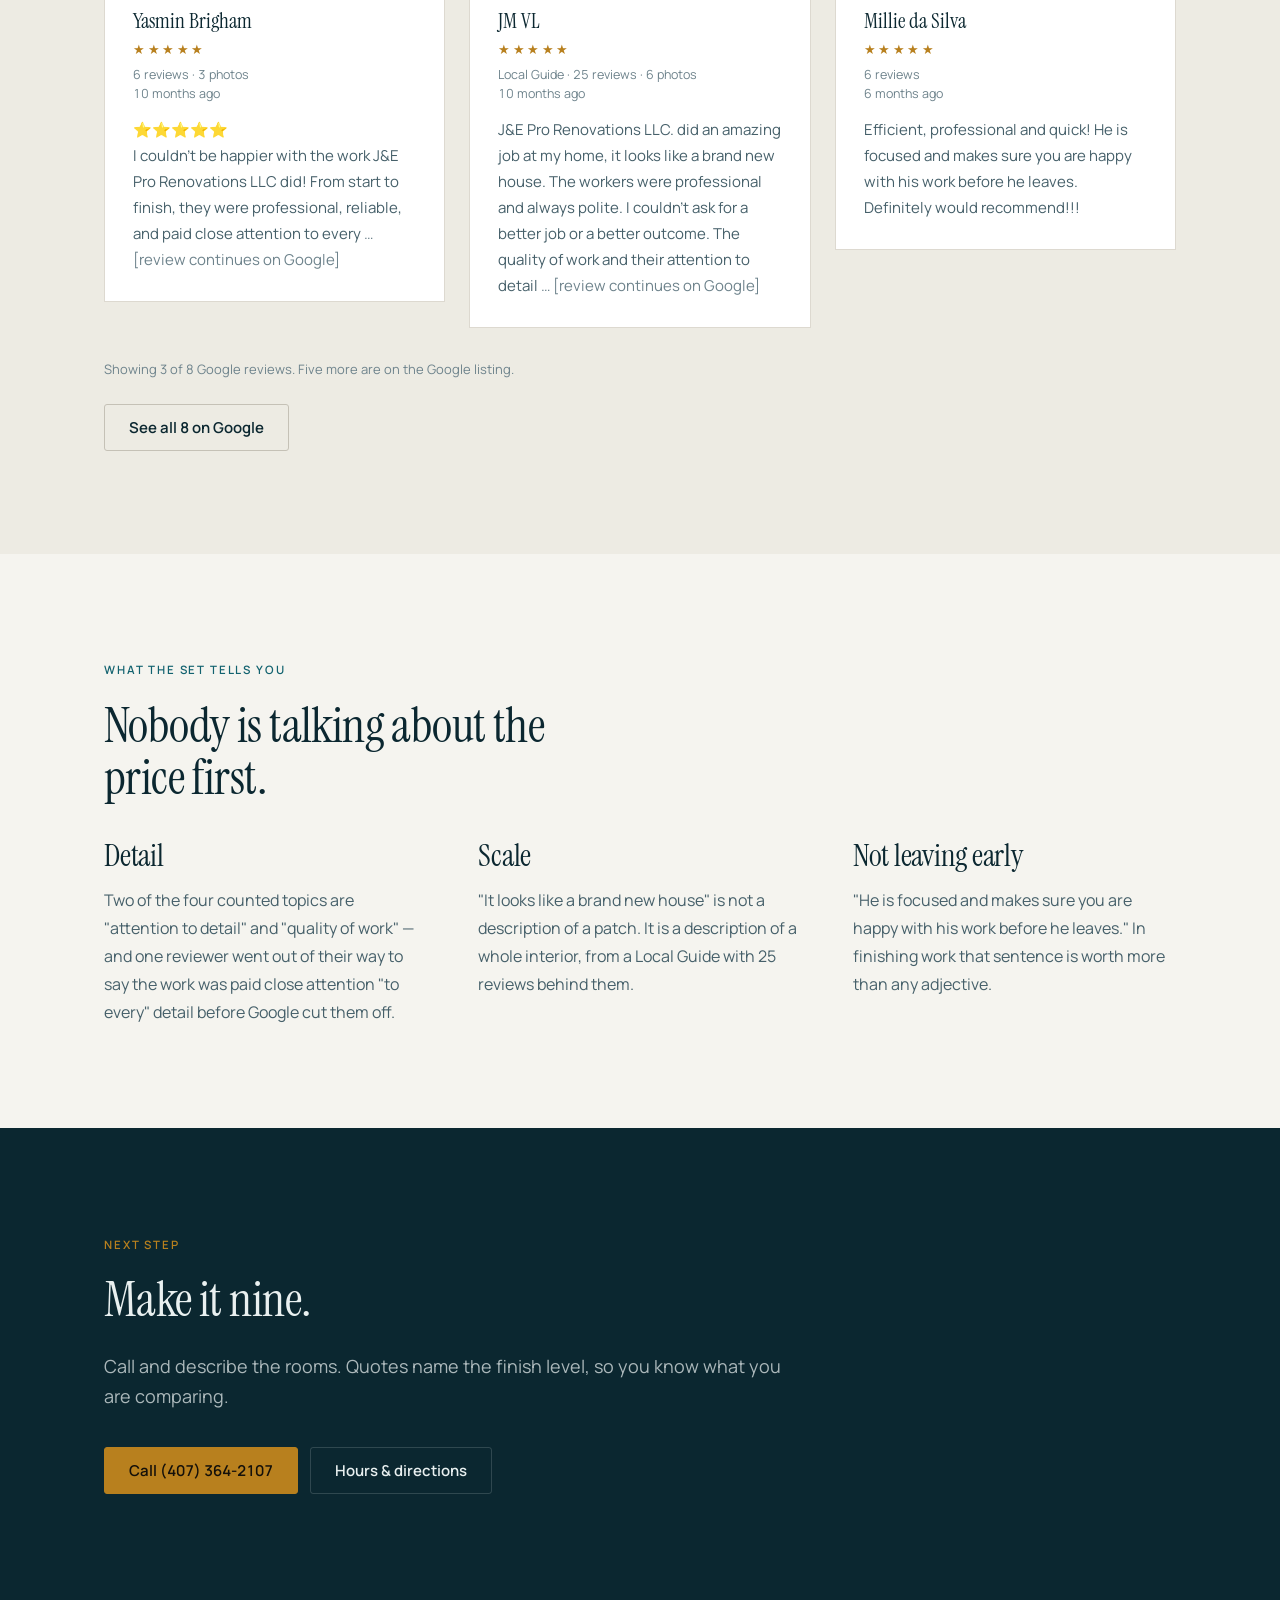
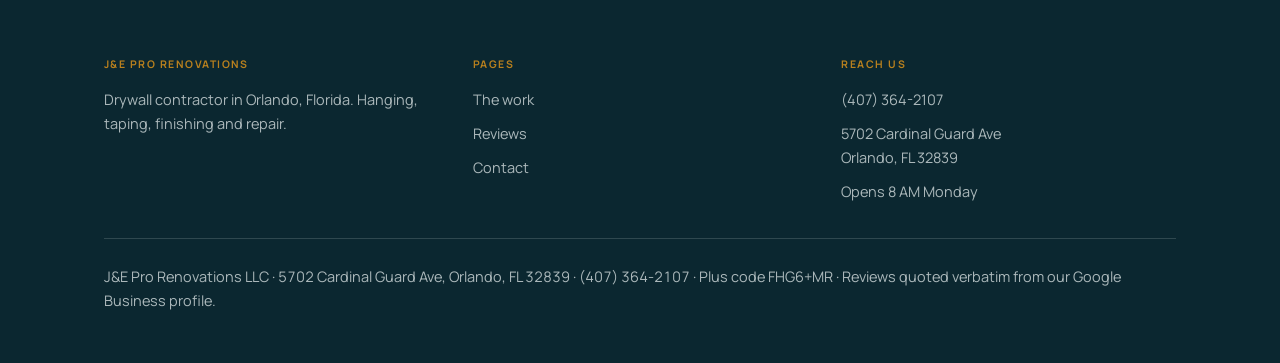
<file: reviews.html>
<!DOCTYPE html>
<html lang="en">
<head>
<meta charset="utf-8">
<meta name="viewport" content="width=device-width, initial-scale=1">
<title>Reviews — J&amp;E Pro Renovations</title>
<meta name="description" content="5.0 stars from 8 Google reviews for J&amp;E Pro Renovations LLC in Orlando, Florida — quoted verbatim.">
<link rel="preconnect" href="https://fonts.googleapis.com">
<link rel="preconnect" href="https://fonts.gstatic.com" crossorigin>
<link rel="stylesheet" href="https://fonts.googleapis.com/css2?family=Instrument+Serif:ital@0;1&family=Manrope:wght@400;500;600;700;800&display=swap">
<link rel="stylesheet" href="assets/site.css">
</head>
<body>

<header class="top">
  <div class="top-in">
    <a class="brand" href="index.html">
      <span class="n">J&amp;E Pro Renovations</span>
      <span class="s">Drywall contractor · Orlando</span>
    </a>
    <a class="nl" href="index.html">Overview</a>
    <a class="nl" href="work.html">The work</a>
    <a class="nl" href="reviews.html" aria-current="page">Reviews</a>
    <a class="nl" href="contact.html">Contact</a>
    <a class="btn btn-ink btn-sm" href="tel:+14073642107">(407) 364-2107</a>
  </div>
</header>

<div class="bar" aria-hidden="true"><span></span><span></span><span></span><span></span><span></span></div>

<main>

  <section class="plane-dark rake">
    <svg class="contour" viewBox="0 0 1200 300" preserveAspectRatio="none" fill="none" aria-hidden="true">
      <g stroke="#1B8395" stroke-width="1">
        <path d="M0 40c180-26 340 30 520 8s340-34 680-2" opacity=".30"/>
        <path d="M0 90c180-26 340 30 520 8s340-34 680-2" opacity=".24"/>
        <path d="M0 140c180-26 340 30 520 8s340-34 680-2" opacity=".18"/>
        <path d="M0 190c180-26 340 30 520 8s340-34 680-2" opacity=".14"/>
        <path d="M0 240c180-26 340 30 520 8s340-34 680-2" opacity=".10"/>
      </g>
    </svg>
    <div class="wrap" style="padding-top: clamp(48px, 7vw, 88px); padding-bottom: clamp(52px, 7vw, 92px)">
      <p class="cap">Reviews</p>
      <h1 class="h-section" style="margin-top: 18px; max-width: 22ch">Eight reviews. Eight five-star ratings.</h1>
      <p class="lede measure" style="margin-top: 26px">Quoted exactly as written, truncations marked. None of these three carries an owner reply, so none is shown.</p>

      <div class="rating" style="margin-top: 48px">
        <div>
          <div class="score">5.0</div>
          <div class="stars" style="margin-top: 16px">★★★★★</div>
        </div>
        <p class="body measure-tight">8 Google reviews, all five stars. Google publishes the average and the total but not the count for each star, so no distribution is drawn here.</p>
      </div>
    </div>
  </section>

  <section class="plane-0 section-sm">
    <div class="wrap">
      <p class="cap">What comes up most</p>
      <dl class="topics" style="margin-top: 22px">
        <div class="topic"><dt>attention to detail</dt><dd>2</dd></div>
        <div class="topic"><dt>quality of work</dt><dd>2</dd></div>
        <div class="topic"><dt>great work</dt><dd>2</dd></div>
        <div class="topic"><dt>efficiency</dt><dd>2</dd></div>
      </dl>
      <p class="fine" style="margin-top: 22px">Every topic Google counts across this review set. Notably, all four are about the standard of the work rather than the price.</p>
    </div>
  </section>

  <section class="plane-dark section">
    <div class="wrap">
      <p class="cap">Google's highlights</p>
      <div class="quote-list" style="margin-top: 36px">
        <blockquote>
          <p class="q">“The quality of work and their attention to detail was amazing.”</p>
          <p class="cap a">Google review</p>
        </blockquote>
        <blockquote>
          <p class="q">“You're going to get an amazing job done at a great price !”</p>
          <p class="cap a">Google review</p>
        </blockquote>
        <blockquote>
          <p class="q">“My family considers him a friend after all he has done for us.”</p>
          <p class="cap a">Google review</p>
        </blockquote>
      </div>
    </div>
  </section>

  <section class="plane-2 section">
    <div class="wrap">
      <p class="cap">Three of eight, in their own words</p>
      <div class="entries" style="margin-top: 40px">

        <article class="entry">
          <div class="entry-by">
            <h2 class="entry-name">Yasmin Brigham</h2>
            <p class="entry-stars" aria-label="5 out of 5 stars">★★★★★</p>
            <p class="entry-meta">6 reviews · 3 photos<br>10 months ago</p>
          </div>
          <div class="entry-body">
            <p>⭐️⭐️⭐️⭐️⭐️<br>I couldn't be happier with the work J&amp;E Pro Renovations LLC did! From start to finish, they were professional, reliable, and paid close attention to every <span class="trunc">… [review continues on Google]</span></p>
          </div>
        </article>

        <article class="entry">
          <div class="entry-by">
            <h2 class="entry-name">JM VL</h2>
            <p class="entry-stars" aria-label="5 out of 5 stars">★★★★★</p>
            <p class="entry-meta">Local Guide · 25 reviews · 6 photos<br>10 months ago</p>
          </div>
          <div class="entry-body">
            <p>J&amp;E Pro Renovations LLC. did an amazing job at my home, it looks like a brand new house. The workers were professional and always polite. I couldn't ask for a better job or a better outcome. The quality of work and their attention to detail <span class="trunc">… [review continues on Google]</span></p>
          </div>
        </article>

        <article class="entry">
          <div class="entry-by">
            <h2 class="entry-name">Millie da Silva</h2>
            <p class="entry-stars" aria-label="5 out of 5 stars">★★★★★</p>
            <p class="entry-meta">6 reviews<br>6 months ago</p>
          </div>
          <div class="entry-body">
            <p>Efficient, professional and quick! He is focused and makes sure you are happy with his work before he leaves. Definitely would recommend!!!</p>
          </div>
        </article>

      </div>

      <p class="fine" style="margin-top: 30px">Showing 3 of 8 Google reviews. Five more are on the Google listing.</p>
      <div class="btn-row" style="margin-top: 24px">
        <a class="btn btn-bare" href="https://www.google.com/search?q=J%26E+Pro+Renovations+LLC+Orlando+reviews" target="_blank" rel="noopener">See all 8 on Google</a>
      </div>
    </div>
  </section>

  <section class="plane-1 section">
    <div class="wrap">
      <p class="cap">What the set tells you</p>
      <h2 class="h-section" style="margin-top: 18px; max-width: 26ch">Nobody is talking about the price first.</h2>
      <div style="display: grid; grid-template-columns: repeat(auto-fit, minmax(250px, 1fr)); gap: 34px clamp(28px, 4vw, 56px); margin-top: 34px">
        <div>
          <h3 class="h-sub">Detail</h3>
          <p class="body" style="margin-top: 12px">Two of the four counted topics are "attention to detail" and "quality of work" — and one reviewer went out of their way to say the work was paid close attention "to every" detail before Google cut them off.</p>
        </div>
        <div>
          <h3 class="h-sub">Scale</h3>
          <p class="body" style="margin-top: 12px">"It looks like a brand new house" is not a description of a patch. It is a description of a whole interior, from a Local Guide with 25 reviews behind them.</p>
        </div>
        <div>
          <h3 class="h-sub">Not leaving early</h3>
          <p class="body" style="margin-top: 12px">"He is focused and makes sure you are happy with his work before he leaves." In finishing work that sentence is worth more than any adjective.</p>
        </div>
      </div>
    </div>
  </section>

  <section class="plane-dark section">
    <div class="wrap">
      <p class="cap">Next step</p>
      <h2 class="h-section" style="margin-top: 18px; max-width: 18ch">Make it nine.</h2>
      <p class="lede measure" style="margin-top: 24px">Call and describe the rooms. Quotes name the finish level, so you know what you are comparing.</p>
      <div class="btn-row" style="margin-top: 36px">
        <a class="btn btn-ink" href="tel:+14073642107">Call (407) 364-2107</a>
        <a class="btn btn-bare" href="contact.html">Hours &amp; directions</a>
      </div>
    </div>
  </section>
</main>

<footer class="foot">
  <div class="wrap">
    <div class="foot-grid">
      <div>
        <h4>J&amp;E Pro Renovations</h4>
        <p>Drywall contractor in Orlando, Florida. Hanging, taping, finishing and repair.</p>
      </div>
      <div>
        <h4>Pages</h4>
        <ul>
          <li><a href="work.html">The work</a></li>
          <li><a href="reviews.html">Reviews</a></li>
          <li><a href="contact.html">Contact</a></li>
        </ul>
      </div>
      <div>
        <h4>Reach us</h4>
        <ul>
          <li><a href="tel:+14073642107">(407) 364-2107</a></li>
          <li><a href="contact.html">5702 Cardinal Guard Ave<br>Orlando, FL 32839</a></li>
          <li>Opens 8 AM Monday</li>
        </ul>
      </div>
    </div>
    <p class="foot-fine">J&amp;E Pro Renovations LLC · 5702 Cardinal Guard Ave, Orlando, FL 32839 · (407) 364-2107 · Plus code FHG6+MR · Reviews quoted verbatim from our Google Business profile.</p>
  </div>
</footer>

</body>
</html>
</file>
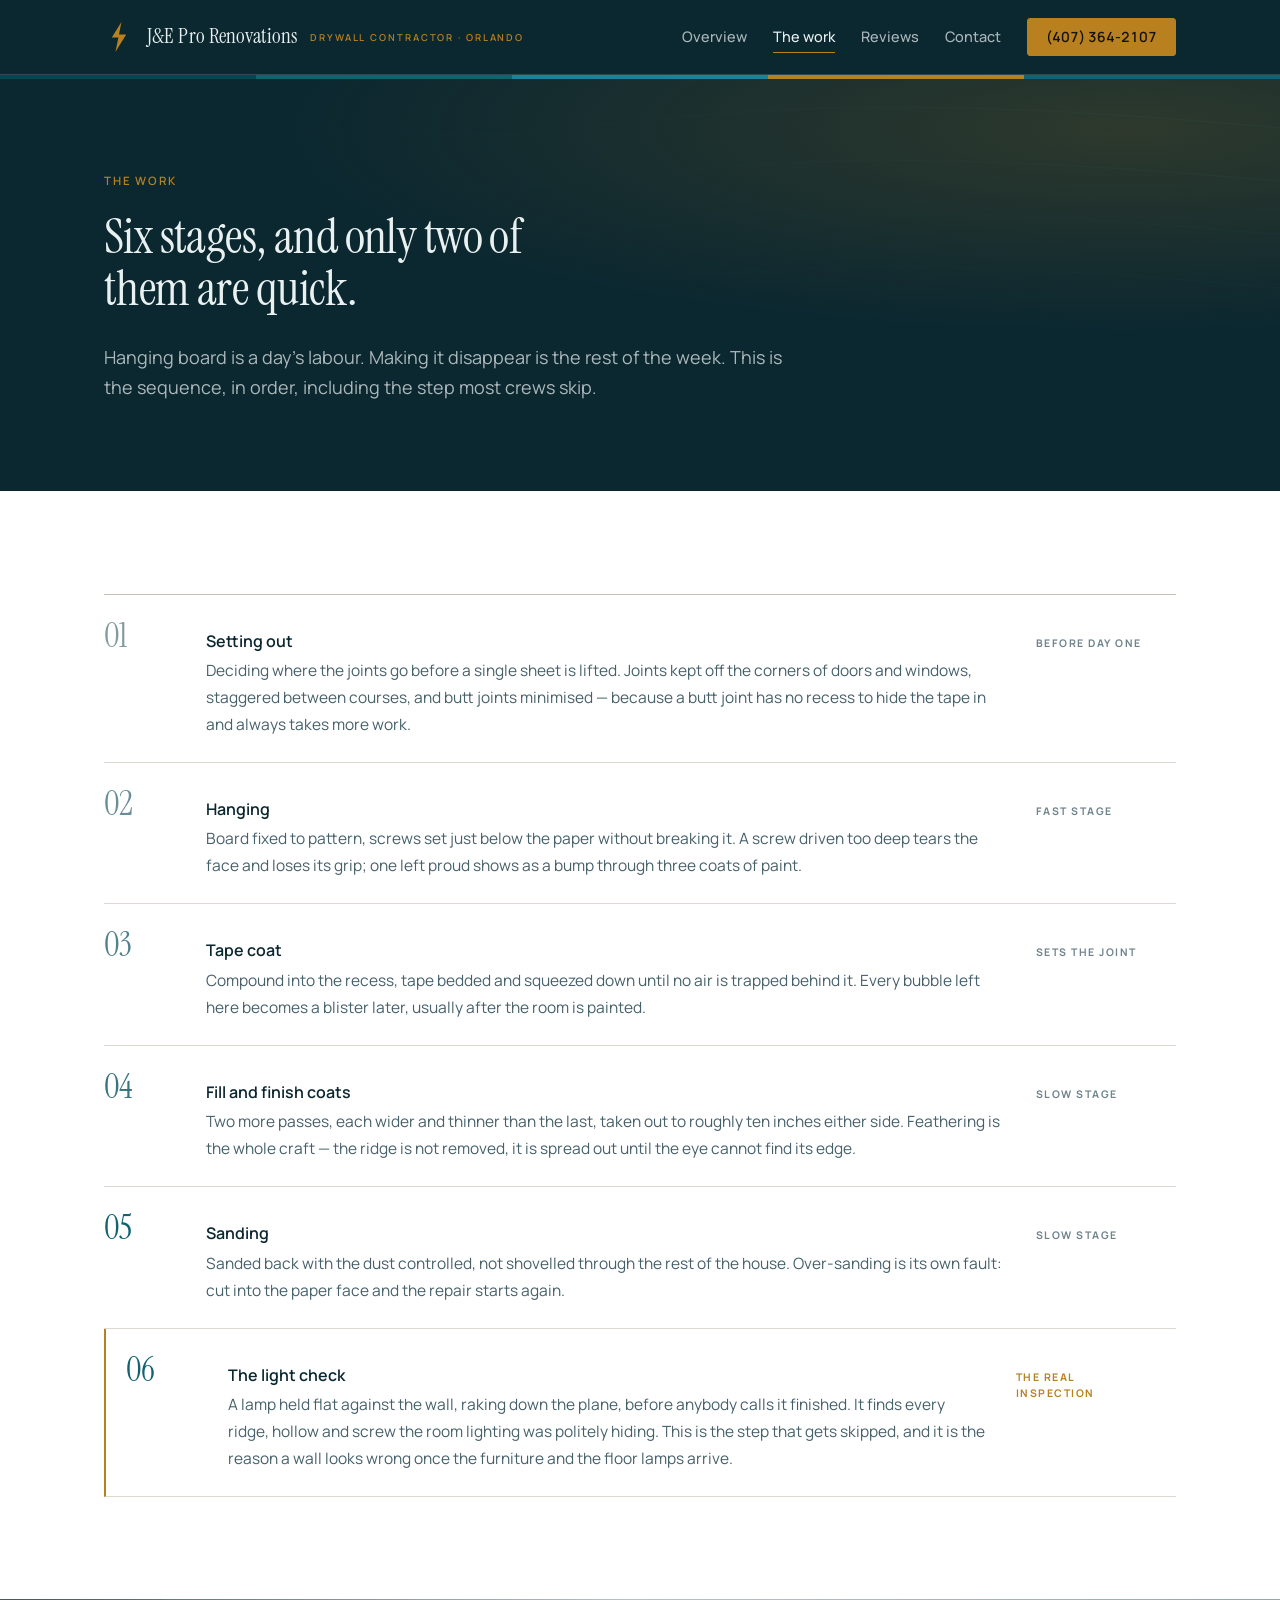
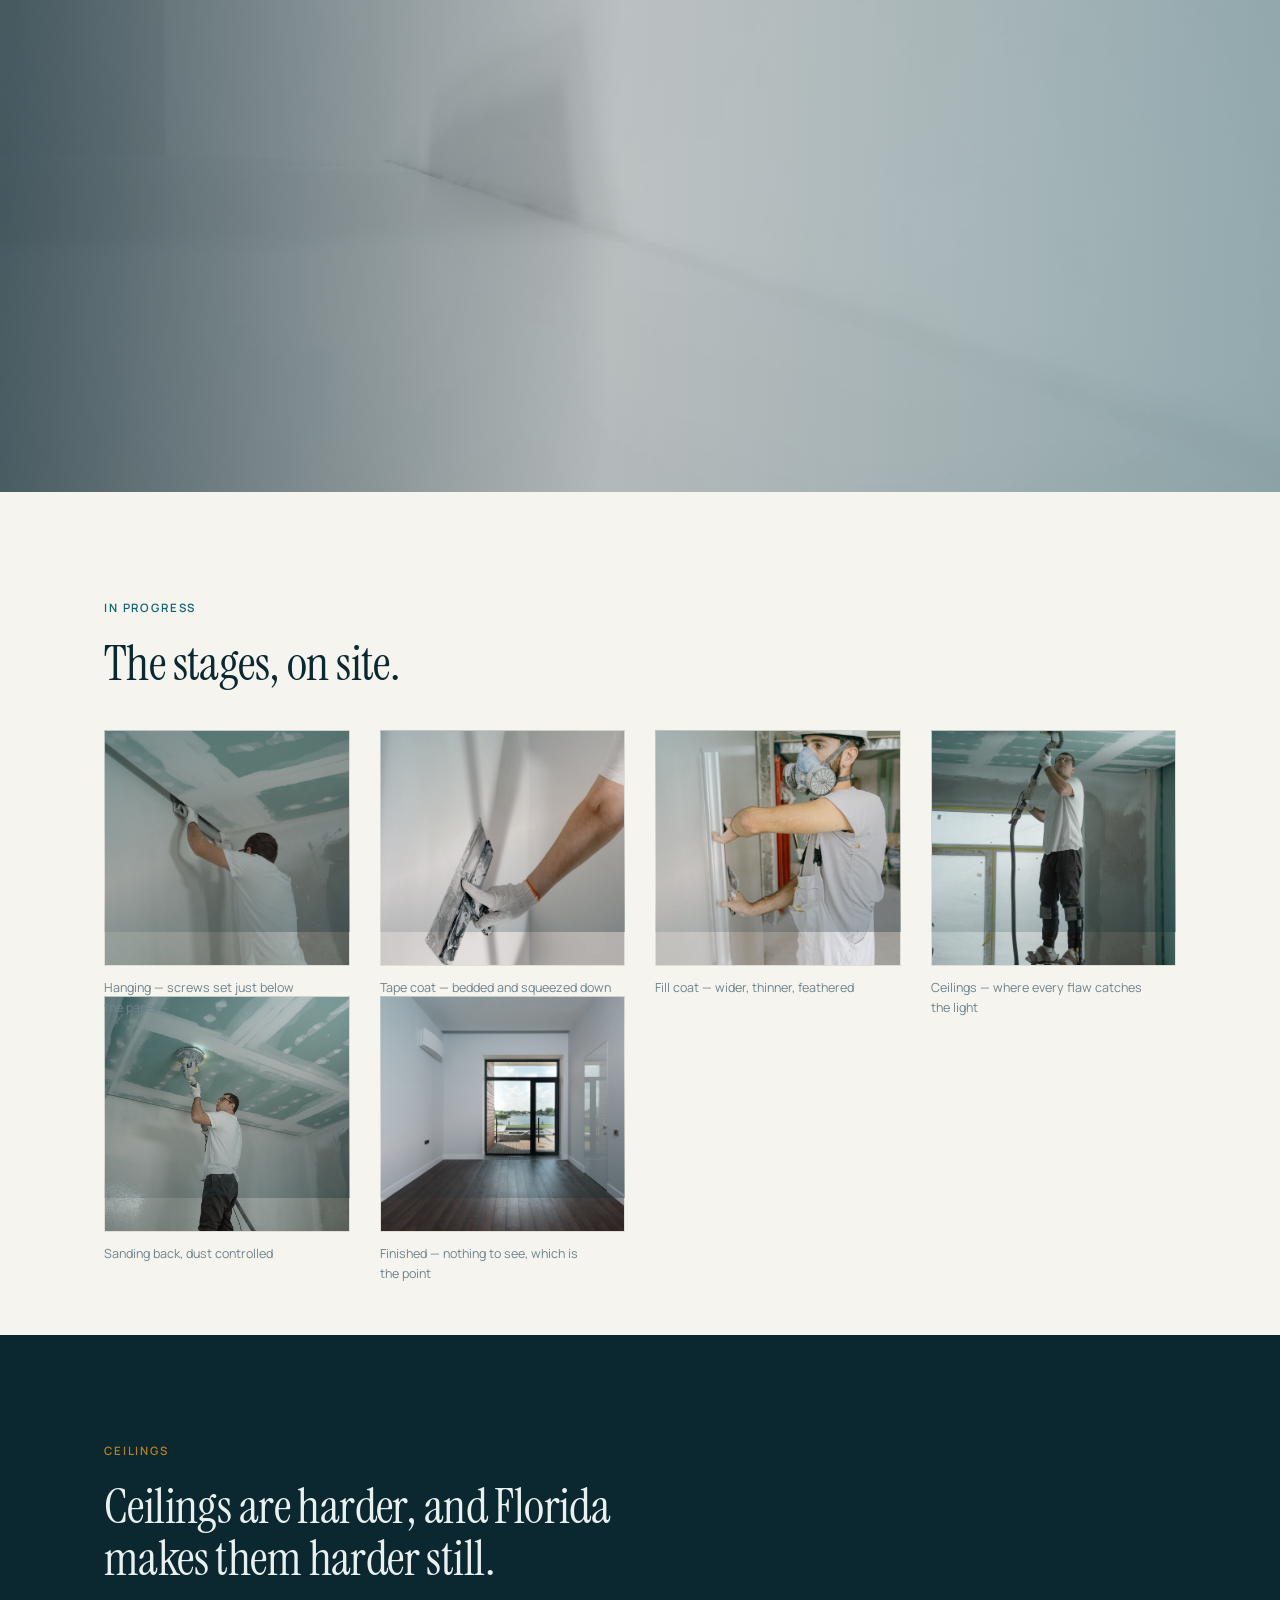
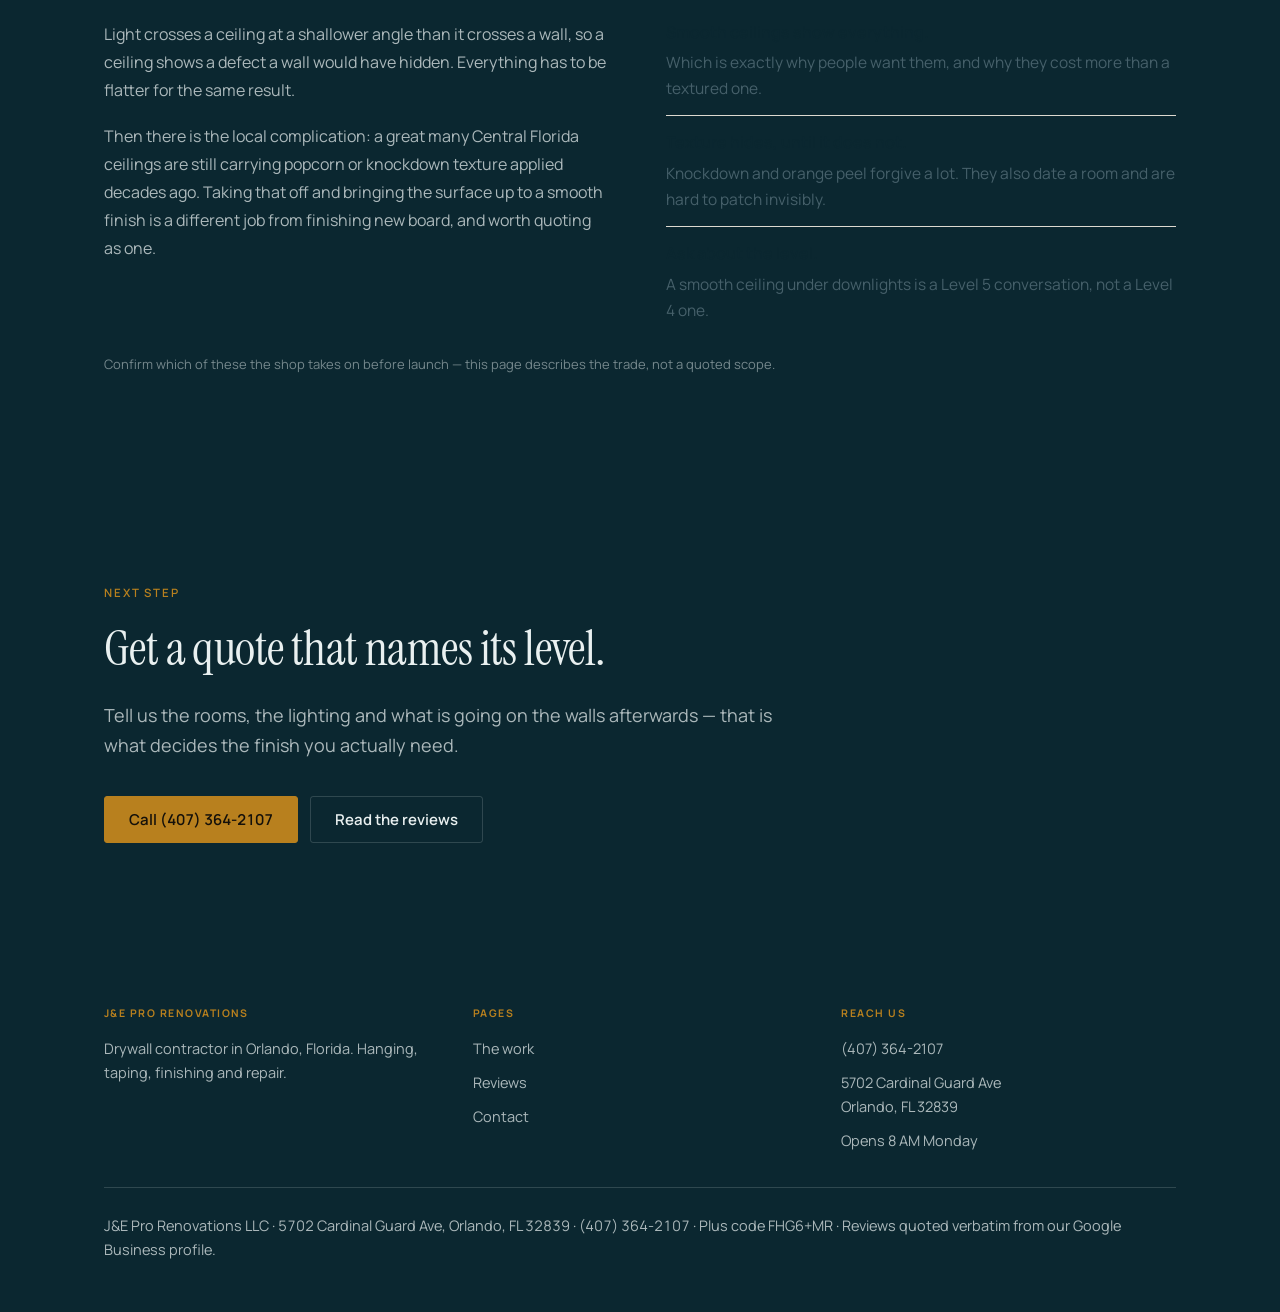
<file: work.html>
<!DOCTYPE html>
<html lang="en">
<head>
<meta charset="utf-8">
<meta name="viewport" content="width=device-width, initial-scale=1">
<title>The work — J&amp;E Pro Renovations</title>
<meta name="description" content="How a drywall job actually runs: setting out, hanging, taping, three coats, sanding and the light check — plus what the finish levels mean.">
<link rel="preconnect" href="https://fonts.googleapis.com">
<link rel="preconnect" href="https://fonts.gstatic.com" crossorigin>
<link rel="stylesheet" href="https://fonts.googleapis.com/css2?family=Instrument+Serif:ital@0;1&family=Manrope:wght@400;500;600;700;800&display=swap">
<link rel="stylesheet" href="assets/site.css">
</head>
<body>

<header class="top">
  <div class="top-in">
    <a class="brand" href="index.html">
      <span class="n">J&amp;E Pro Renovations</span>
      <span class="s">Drywall contractor · Orlando</span>
    </a>
    <a class="nl" href="index.html">Overview</a>
    <a class="nl" href="work.html" aria-current="page">The work</a>
    <a class="nl" href="reviews.html">Reviews</a>
    <a class="nl" href="contact.html">Contact</a>
    <a class="btn btn-ink btn-sm" href="tel:+14073642107">(407) 364-2107</a>
  </div>
</header>

<div class="bar" aria-hidden="true"><span></span><span></span><span></span><span></span><span></span></div>

<main>

  <section class="plane-dark rake">
    <svg class="contour" viewBox="0 0 1200 300" preserveAspectRatio="none" fill="none" aria-hidden="true">
      <g stroke="#1B8395" stroke-width="1">
        <path d="M0 40c180-26 340 30 520 8s340-34 680-2" opacity=".30"/>
        <path d="M0 90c180-26 340 30 520 8s340-34 680-2" opacity=".24"/>
        <path d="M0 140c180-26 340 30 520 8s340-34 680-2" opacity=".18"/>
        <path d="M0 190c180-26 340 30 520 8s340-34 680-2" opacity=".14"/>
        <path d="M0 240c180-26 340 30 520 8s340-34 680-2" opacity=".10"/>
      </g>
    </svg>
    <div class="wrap" style="padding-top: clamp(48px, 7vw, 88px); padding-bottom: clamp(52px, 7vw, 92px)">
      <p class="cap">The work</p>
      <h1 class="h-section" style="margin-top: 18px; max-width: 22ch">Six stages, and only two of them are quick.</h1>
      <p class="lede measure" style="margin-top: 26px">Hanging board is a day's labour. Making it disappear is the rest of the week. This is the sequence, in order, including the step most crews skip.</p>
    </div>
  </section>

  <section class="plane-0 section">
    <div class="wrap">
      <ol class="levels" style="list-style: none; margin: 0; padding: 0">
        <li class="level">
          <span class="level-n">01</span>
          <div>
            <h3>Setting out</h3>
            <p>Deciding where the joints go before a single sheet is lifted. Joints kept off the corners of doors and windows, staggered between courses, and butt joints minimised — because a butt joint has no recess to hide the tape in and always takes more work.</p>
          </div>
          <span class="level-tag">Before day one</span>
        </li>
        <li class="level">
          <span class="level-n">02</span>
          <div>
            <h3>Hanging</h3>
            <p>Board fixed to pattern, screws set just below the paper without breaking it. A screw driven too deep tears the face and loses its grip; one left proud shows as a bump through three coats of paint.</p>
          </div>
          <span class="level-tag">Fast stage</span>
        </li>
        <li class="level">
          <span class="level-n">03</span>
          <div>
            <h3>Tape coat</h3>
            <p>Compound into the recess, tape bedded and squeezed down until no air is trapped behind it. Every bubble left here becomes a blister later, usually after the room is painted.</p>
          </div>
          <span class="level-tag">Sets the joint</span>
        </li>
        <li class="level">
          <span class="level-n">04</span>
          <div>
            <h3>Fill and finish coats</h3>
            <p>Two more passes, each wider and thinner than the last, taken out to roughly ten inches either side. Feathering is the whole craft — the ridge is not removed, it is spread out until the eye cannot find its edge.</p>
          </div>
          <span class="level-tag">Slow stage</span>
        </li>
        <li class="level">
          <span class="level-n">05</span>
          <div>
            <h3>Sanding</h3>
            <p>Sanded back with the dust controlled, not shovelled through the rest of the house. Over-sanding is its own fault: cut into the paper face and the repair starts again.</p>
          </div>
          <span class="level-tag">Slow stage</span>
        </li>
        <li class="level is-ours">
          <span class="level-n">06</span>
          <div>
            <h3>The light check</h3>
            <p>A lamp held flat against the wall, raking down the plane, before anybody calls it finished. It finds every ridge, hollow and screw the room lighting was politely hiding. This is the step that gets skipped, and it is the reason a wall looks wrong once the furniture and the floor lamps arrive.</p>
          </div>
          <span class="level-tag">The real inspection</span>
        </li>
      </ol>
    </div>
  </section>

  <div class="bleed">
    <img src="assets/img/light.jpg" alt="Soft shadow falling across a minimal white interior">
  </div>

  <section class="plane-1 section">
    <div class="wrap">
      <p class="cap">In progress</p>
      <h2 class="h-section" style="margin-top: 18px; max-width: 22ch">The stages, on site.</h2>
      <div class="shots" style="margin-top: 40px">
        <figure class="shot shot-4x3">
          <img src="assets/img/hanging.jpg" alt="A worker fixing drywall board during a renovation">
          <figcaption>Hanging — screws set just below the paper</figcaption>
        </figure>
        <figure class="shot shot-4x3">
          <img src="assets/img/knife.jpg" alt="A putty knife being used to prepare a wall">
          <figcaption>Tape coat — bedded and squeezed down</figcaption>
        </figure>
        <figure class="shot shot-4x3">
          <img src="assets/img/trowel.jpg" alt="A worker smoothing a wall with a trowel">
          <figcaption>Fill coat — wider, thinner, feathered</figcaption>
        </figure>
        <figure class="shot shot-4x3">
          <img src="assets/img/ceiling.jpg" alt="A worker on stilts sanding a ceiling">
          <figcaption>Ceilings — where every flaw catches the light</figcaption>
        </figure>
        <figure class="shot shot-4x3">
          <img src="assets/img/polish.jpg" alt="A worker polishing a finished ceiling">
          <figcaption>Sanding back, dust controlled</figcaption>
        </figure>
        <figure class="shot shot-4x3">
          <img src="assets/img/hall.jpg" alt="An empty hallway with smooth white walls and a large window">
          <figcaption>Finished — nothing to see, which is the point</figcaption>
        </figure>
      </div>
    </div>
  </section>

  <section class="plane-dark section">
    <div class="wrap">
      <p class="cap">Ceilings</p>
      <h2 class="h-section" style="margin-top: 18px; max-width: 24ch">Ceilings are harder, and Florida makes them harder still.</h2>
      <div style="display: grid; grid-template-columns: repeat(auto-fit, minmax(280px, 1fr)); gap: 34px clamp(30px, 4vw, 64px); margin-top: 34px; align-items: start">
        <div>
          <p class="body">Light crosses a ceiling at a shallower angle than it crosses a wall, so a ceiling shows a defect a wall would have hidden. Everything has to be flatter for the same result.</p>
          <p class="body" style="margin-top: 18px">Then there is the local complication: a great many Central Florida ceilings are still carrying popcorn or knockdown texture applied decades ago. Taking that off and bringing the surface up to a smooth finish is a different job from finishing new board, and worth quoting as one.</p>
        </div>
        <div>
          <ul class="list">
            <li><b>Smooth ceilings show everything.</b><span>Which is exactly why people want them, and why they cost more than a textured one.</span></li>
            <li><b>Texture hides, until it does not.</b><span>Knockdown and orange peel forgive a lot. They also date a room and are hard to patch invisibly.</span></li>
            <li><b>Ask about the level.</b><span>A smooth ceiling under downlights is a Level 5 conversation, not a Level 4 one.</span></li>
          </ul>
        </div>
      </div>
      <p class="fine" style="margin-top: 30px">Confirm which of these the shop takes on before launch — this page describes the trade, not a quoted scope.</p>
    </div>
  </section>

  <section class="plane-dark section">
    <div class="wrap">
      <p class="cap">Next step</p>
      <h2 class="h-section" style="margin-top: 18px; max-width: 22ch">Get a quote that names its level.</h2>
      <p class="lede measure" style="margin-top: 24px">Tell us the rooms, the lighting and what is going on the walls afterwards — that is what decides the finish you actually need.</p>
      <div class="btn-row" style="margin-top: 36px">
        <a class="btn btn-ink" href="tel:+14073642107">Call (407) 364-2107</a>
        <a class="btn btn-bare" href="reviews.html">Read the reviews</a>
      </div>
    </div>
  </section>
</main>

<footer class="foot">
  <div class="wrap">
    <div class="foot-grid">
      <div>
        <h4>J&amp;E Pro Renovations</h4>
        <p>Drywall contractor in Orlando, Florida. Hanging, taping, finishing and repair.</p>
      </div>
      <div>
        <h4>Pages</h4>
        <ul>
          <li><a href="work.html">The work</a></li>
          <li><a href="reviews.html">Reviews</a></li>
          <li><a href="contact.html">Contact</a></li>
        </ul>
      </div>
      <div>
        <h4>Reach us</h4>
        <ul>
          <li><a href="tel:+14073642107">(407) 364-2107</a></li>
          <li><a href="contact.html">5702 Cardinal Guard Ave<br>Orlando, FL 32839</a></li>
          <li>Opens 8 AM Monday</li>
        </ul>
      </div>
    </div>
    <p class="foot-fine">J&amp;E Pro Renovations LLC · 5702 Cardinal Guard Ave, Orlando, FL 32839 · (407) 364-2107 · Plus code FHG6+MR · Reviews quoted verbatim from our Google Business profile.</p>
  </div>
</footer>

</body>
</html>
</file>
<file: assets/site.css>
/* ═══════════════════════════════════════════════════════════════════
   J&E Pro Renovations LLC — Drywall contractor, Orlando FL

   Design: Coastal Electric of Naples' system, applied here. Same
   tokens, same type pairing, same component language — deep Gulf navy,
   chart teal, a single sunset amber on pale shell; Instrument Serif
   over Manrope; centred bands and a canvas contour hero.

   The one thing kept from the drywall build is the board-type colour
   code, because those colours are data — green board is green — and
   they read here as a legend rather than as brand colour.
   ═══════════════════════════════════════════════════════════════════ */

:root {
  --shell:      #F5F4EF;
  --surface:    #FFFFFF;
  --surface-2:  #EDEBE3;
  --ink:        #0B2730;
  --ink-2:      #46606A;
  --ink-3:      #6E838C;
  --ink-4:      #9AA6AC;
  --rule:       #DDD9D0;
  --rule-2:     #C5C1B6;

  --teal:       #12626F;
  --teal-bright:#1B8395;
  --teal-deep:  #0A4451;
  --amber:      #B8801E;
  --amber-soft: #F4E7CD;

  --deep:       #0B2730;
  --deep-2:     #10353F;
  --on-deep:    #E9F0F0;
  --on-deep-2:  rgba(233, 240, 240, 0.72);
  --on-deep-3:  rgba(233, 240, 240, 0.48);
  --rule-deep:  rgba(233, 240, 240, 0.16);

  /* board-type colour code — data, not brand */
  --code-standard: #B8801E;
  --code-moisture: #2F6B4F;
  --code-mould:    #5C4A86;
  --code-sound:    #12626F;
  --code-fire:     #A8443F;

  --font-display: "Instrument Serif", Georgia, "Times New Roman", serif;
  --font-body:    "Manrope", "Segoe UI", Helvetica, Arial, sans-serif;

  --wrap: 1200px;
  --gutter: clamp(20px, 5vw, 64px);
  --radius: 3px;
}

@media (prefers-color-scheme: dark) {
  :root:not([data-theme="light"]) {
    --shell: #071317; --surface: #0D1F25; --surface-2: #142B33;
    --ink: #E7EFEF; --ink-2: #A6BBC0; --ink-3: #7C949A; --ink-4: #63787E;
    --rule: #1D3841; --rule-2: #2A4B55;
    --teal: #4FB0C1; --teal-bright: #74CAD8; --teal-deep: #8CD9E4;
    --amber: #DCA644; --amber-soft: #322710;
    --deep: #050F13; --deep-2: #0B1F26;
    --on-deep: #E7EFEF; --on-deep-2: rgba(231,239,239,.72);
    --on-deep-3: rgba(231,239,239,.46); --rule-deep: rgba(231,239,239,.14);
    --code-standard: #DCA644; --code-moisture: #5FA982;
    --code-mould: #9585C4; --code-fire: #D2726D; --code-sound: #4FB0C1;
  }
}
:root[data-theme="dark"] {
  --shell: #071317; --surface: #0D1F25; --surface-2: #142B33;
  --ink: #E7EFEF; --ink-2: #A6BBC0; --ink-3: #7C949A; --ink-4: #63787E;
  --rule: #1D3841; --rule-2: #2A4B55;
  --teal: #4FB0C1; --teal-bright: #74CAD8; --teal-deep: #8CD9E4;
  --amber: #DCA644; --amber-soft: #322710;
  --deep: #050F13; --deep-2: #0B1F26;
  --on-deep: #E7EFEF; --on-deep-2: rgba(231,239,239,.72);
  --on-deep-3: rgba(231,239,239,.46); --rule-deep: rgba(231,239,239,.14);
  --code-standard: #DCA644; --code-moisture: #5FA982;
  --code-mould: #9585C4; --code-fire: #D2726D; --code-sound: #4FB0C1;
}

*, *::before, *::after { box-sizing: border-box; }

body {
  margin: 0;
  background: var(--shell);
  color: var(--ink);
  font-family: var(--font-body);
  font-size: 16px;
  line-height: 1.6;
  text-wrap: pretty;
  -webkit-font-smoothing: antialiased;
  -moz-osx-font-smoothing: grayscale;
}
h1, h2, h3, h4 { margin: 0; font-weight: 400; }
p { margin: 0; }
img, svg, canvas { display: block; max-width: 100%; }
a { color: var(--teal); text-underline-offset: 3px; }
a:hover { color: var(--teal-bright); }
:focus { outline: none; }
:focus-visible { outline: 2px solid var(--teal-bright); outline-offset: 3px; border-radius: 2px; }
::selection { background: color-mix(in srgb, var(--teal) 26%, transparent); }

.wrap { max-width: var(--wrap); margin: 0 auto; padding: 0 var(--gutter); }
.section { padding: clamp(64px, 8vw, 104px) 0; }
.section-sm { padding: clamp(44px, 5vw, 64px) 0; }

/* ══ grounds ══ */
.plane-0 { background: var(--surface); }
.plane-1 { background: var(--shell); }
.plane-2 { background: var(--surface-2); }
.plane-3 { background: var(--surface-2); }
.plane-dark { background: var(--deep); color: var(--on-deep); }
.plane-dark .lede, .plane-dark .body { color: var(--on-deep-2); }
.plane-dark .cap { color: var(--amber); }
.plane-dark .fine { color: var(--on-deep-3); }
.plane-dark a { color: var(--on-deep); }

/* the hero glow, as on Coastal */
.rake { position: relative; overflow: hidden; }
.rake.plane-dark::before {
  content: ""; position: absolute; inset: 0; pointer-events: none; z-index: 1;
  background:
    radial-gradient(120% 90% at 88% 12%, color-mix(in srgb, var(--amber) 20%, transparent) 0%, transparent 55%),
    linear-gradient(96deg, var(--deep) 4%, color-mix(in srgb, var(--deep) 82%, transparent) 48%, color-mix(in srgb, var(--deep) 42%, transparent) 100%);
}
.rake > * { position: relative; z-index: 2; }
#chart { position: absolute; inset: 0; width: 100%; height: 100%; z-index: 0; }
/* static contour lines on the subpage openers, as on Coastal */
.contour { position: absolute; inset: 0; opacity: .55; }
.rake > .contour { z-index: 0; }

/* the opening strip: teal to amber, in place of the board-code bar */
.bar { height: 4px; display: flex; }
.bar span { flex: 1; }
.bar span:nth-child(1) { background: var(--teal-deep); }
.bar span:nth-child(2) { background: var(--teal); }
.bar span:nth-child(3) { background: var(--teal-bright); }
.bar span:nth-child(4) { background: var(--amber); }
.bar span:nth-child(5) { background: var(--teal); }

/* ══ typography ══ */
.display {
  font-family: var(--font-display);
  font-weight: 400;
  font-size: clamp(44px, 6.4vw, 88px);
  line-height: 1.02; letter-spacing: -0.015em;
}
.display em { font-style: italic; color: var(--amber); }
.h-section {
  font-family: var(--font-display);
  font-weight: 400;
  font-size: clamp(32px, 3.8vw, 50px);
  line-height: 1.08; letter-spacing: -0.012em;
}
.h-section em { font-style: italic; color: var(--amber); }
.h-sub {
  font-family: var(--font-display);
  font-weight: 400;
  font-size: clamp(24px, 2.4vw, 32px);
  line-height: 1.14; letter-spacing: -0.008em;
}
.cap {
  display: inline-block;
  font-family: var(--font-body);
  font-size: 11.5px; font-weight: 600;
  letter-spacing: 0.16em; text-transform: uppercase;
  color: var(--teal);
}
.lede { font-size: 18px; line-height: 30px; color: var(--ink-2); }
.body { font-size: 16px; line-height: 28px; color: var(--ink-2); }
.fine { font-size: 13px; line-height: 22px; color: var(--ink-3); }
.measure { max-width: 62ch; }
.measure-tight { max-width: 46ch; }
.num { font-variant-numeric: tabular-nums; }

/* ══ buttons ══ */
.btn {
  display: inline-flex; align-items: center; justify-content: center; gap: 9px;
  font-family: var(--font-body); font-weight: 600; font-size: 15px;
  line-height: 1; text-decoration: none; cursor: pointer;
  padding: 15px 24px; border-radius: var(--radius);
  border: 1px solid transparent; white-space: nowrap;
  font-variant-numeric: tabular-nums;
  transition: background-color .16s ease, border-color .16s ease, color .16s ease;
}
.btn svg { flex: none; }
.btn-ink { background: var(--amber); color: #14100A; border-color: var(--amber); }
.btn-ink:hover { background: #A06E15; border-color: #A06E15; color: #14100A; }
.btn-bare { border-color: var(--rule-2); color: var(--ink); background: transparent; }
.btn-bare:hover { border-color: var(--teal); color: var(--teal); }
.plane-dark .btn-ink { background: var(--amber); color: #14100A; border-color: var(--amber); }
.plane-dark .btn-bare { border-color: var(--rule-deep); color: var(--on-deep); }
.plane-dark .btn-bare:hover { border-color: var(--on-deep); color: var(--on-deep); }
.btn-sm { font-size: 14px; padding: 11px 18px; }
.btn-row { display: flex; flex-wrap: wrap; gap: 12px; align-items: center; }

/* ══ hours chip — Coastal's live badge ══ */
.chip {
  display: inline-flex; align-items: center; gap: 9px;
  font-size: 12px; font-weight: 600; letter-spacing: 0.12em;
  text-transform: uppercase; color: var(--ink-2);
  border: 1px solid var(--rule-2); padding: 7px 13px; border-radius: 999px;
}
.chip .dot {
  width: 7px; height: 7px; flex: none; border-radius: 50%; background: var(--amber);
  box-shadow: 0 0 0 3px color-mix(in srgb, var(--amber) 24%, transparent);
  animation: beat 2.6s ease-in-out infinite;
}
@keyframes beat { 0%, 100% { opacity: 1; } 50% { opacity: .4; } }
.plane-dark .chip { border-color: var(--rule-deep); color: var(--on-deep); }

/* ══ header — Coastal's nav ══ */
.top { background: var(--deep); color: var(--on-deep); border-bottom: 1px solid var(--rule-deep); }
.top-in {
  max-width: var(--wrap); margin: 0 auto; padding: 0 var(--gutter);
  display: flex; align-items: center; flex-wrap: wrap; gap: 10px 26px;
  min-height: 74px;
}
.brand { text-decoration: none; margin-right: auto; display: flex; align-items: center; gap: 13px; }
.brand::before {
  content: ""; width: 30px; height: 30px; flex: none;
  background: var(--amber);
  clip-path: polygon(58% 0%, 26% 52%, 48% 52%, 38% 100%, 74% 42%, 50% 42%);
}
.brand .n {
  display: block;
  font-family: var(--font-display); font-weight: 400;
  font-size: 21px; letter-spacing: 0.005em; color: var(--on-deep);
}
.brand .s {
  display: block; margin-top: 2px;
  font-size: 9.5px; font-weight: 600; letter-spacing: 0.2em;
  text-transform: uppercase; color: var(--amber);
}
.top a.nl {
  font-size: 14.5px; font-weight: 500; color: var(--on-deep-2);
  text-decoration: none; white-space: nowrap;
  padding: 4px 0; border-bottom: 1px solid transparent;
}
.top a.nl:hover { color: var(--on-deep); border-bottom-color: var(--amber); }
.top a.nl[aria-current="page"] { color: var(--on-deep); border-bottom-color: var(--amber); }

/* ══ figures — Coastal's stat strip ══ */
.figures {
  display: grid; grid-template-columns: repeat(auto-fit, minmax(160px, 1fr));
  gap: 1px; background: var(--rule);
  border-block: 1px solid var(--rule);
}
.figures > div { background: var(--shell); padding: 30px 26px; }
.figures > div:first-child { padding-left: 0; }
.plane-0 .figures > div { background: var(--surface); }
.figures .v {
  font-family: var(--font-display); font-weight: 400;
  font-size: clamp(34px, 3.4vw, 46px); line-height: 1;
  font-variant-numeric: tabular-nums; color: var(--ink);
}
.figures > div:first-child .v { color: var(--teal); }
.figures .k { margin-top: 12px; color: var(--ink-3); letter-spacing: 0.13em; }

/* ══ cards — Coastal's service grid ══ */
.cards {
  display: grid; grid-template-columns: repeat(auto-fit, minmax(268px, 1fr));
  gap: 1px; background: var(--rule); border: 1px solid var(--rule);
}
.card {
  background: var(--surface); padding: 32px 28px 34px;
  display: flex; flex-direction: column; gap: 0;
  border-radius: 0; box-shadow: none;
  transition: background-color .16s ease;
}
.card:hover { background: var(--surface-2); transform: none; }
.card .cap { color: var(--ink-3); font-size: 11px; letter-spacing: 0.14em; margin: 0 0 10px; }
.card h3 { font-family: var(--font-display); font-weight: 400; font-size: 25px; line-height: 1.12; margin: 0; letter-spacing: -0.006em; }
.card p { font-size: 15px; line-height: 25px; color: var(--ink-2); margin: 12px 0 0; }

/* ══ finish levels — teal ramp on Coastal's rule language ══ */
.levels { display: grid; gap: 0; border-top: 1px solid var(--rule-2); }
.level {
  display: grid; grid-template-columns: 1fr; gap: 6px 28px;
  padding: 24px 0; border-bottom: 1px solid var(--rule);
  background: transparent; border-left: 0; box-shadow: none; border-radius: 0;
}
@media (min-width: 780px) {
  .level { grid-template-columns: 74px minmax(0, 1fr) 140px; align-items: baseline; }
}
.level-n {
  font-family: var(--font-display); font-weight: 400;
  font-size: 34px; line-height: 1; letter-spacing: -0.02em;
  color: var(--ink-4); font-variant-numeric: tabular-nums;
}
.level:nth-child(1) .level-n { color: color-mix(in srgb, var(--teal) 18%, var(--ink-4)); }
.level:nth-child(2) .level-n { color: color-mix(in srgb, var(--teal) 36%, var(--ink-4)); }
.level:nth-child(3) .level-n { color: color-mix(in srgb, var(--teal) 54%, var(--ink-4)); }
.level:nth-child(4) .level-n { color: color-mix(in srgb, var(--teal) 72%, var(--ink-4)); }
.level:nth-child(5) .level-n,
.level:nth-child(6) .level-n { color: var(--teal); }
.level h3 { font-family: var(--font-body); font-weight: 600; font-size: 16px; line-height: 1.4; color: var(--ink); }
.level p { font-size: 15.5px; line-height: 27px; color: var(--ink-2); margin-top: 5px; }
.level-tag {
  display: inline-block; background: transparent; padding: 0;
  font-size: 10.5px; font-weight: 700; letter-spacing: 0.14em;
  text-transform: uppercase; color: var(--ink-3);
}
.level.is-ours { background: var(--surface); border-left: 2px solid var(--amber); padding-left: 20px; padding-right: 20px; }
.level.is-ours .level-tag { color: var(--amber); }

/* ══ board types — the colour code, framed Coastal-style ══ */
.swatches { display: grid; grid-template-columns: repeat(auto-fit, minmax(196px, 1fr)); gap: 1px; background: var(--rule); border: 1px solid var(--rule); }
.swatch { background: var(--surface); display: flex; flex-direction: column; box-shadow: none; border-radius: 0; }
.swatch .chipface { height: 76px; display: grid; place-items: center; }
.swatch .chipface span {
  font-family: var(--font-body); font-weight: 700; font-size: 12px;
  letter-spacing: 0.18em; text-transform: uppercase; color: #FBFAF7;
}
.swatch:nth-child(1) .chipface { background: var(--code-standard); }
.swatch:nth-child(2) .chipface { background: var(--code-moisture); }
.swatch:nth-child(3) .chipface { background: var(--code-mould); }
.swatch:nth-child(4) .chipface { background: var(--code-sound); }
.swatch:nth-child(5) .chipface { background: var(--code-fire); }
.swatch .txt { padding: 22px 22px 26px; display: grid; gap: 8px; }
.swatch h3 { font-family: var(--font-display); font-weight: 400; font-size: 21px; line-height: 1.16; }
.swatch p { font-size: 14.5px; line-height: 24px; color: var(--ink-2); }

/* ══ photography — Coastal's plate grade ══ */
.shot { margin: 0; position: relative; }
.shot img {
  width: 100%; height: 100%; object-fit: cover; border-radius: 0;
  border: 1px solid var(--rule);
  filter: saturate(.84) contrast(1.05);
  box-shadow: none;
}
.shot::after {
  content: ""; position: absolute; inset: 0; pointer-events: none;
  background: linear-gradient(158deg,
    color-mix(in srgb, var(--teal) 20%, transparent) 0%,
    transparent 52%,
    color-mix(in srgb, var(--deep) 32%, transparent) 100%);
}
.shot figcaption { position: relative; z-index: 1; margin-top: 12px; font-size: 12.5px; line-height: 20px; color: var(--ink-3); }
.shot:has(figcaption)::after { bottom: 34px; }
.shot-3x2 img { aspect-ratio: 3 / 2; }
.shot-4x3 img { aspect-ratio: 4 / 3; }
.shot-wide img { aspect-ratio: 2.4 / 1; }
.shot-tall img { aspect-ratio: 4 / 5; }
.shots { display: grid; grid-template-columns: repeat(auto-fit, minmax(228px, 1fr)); gap: clamp(18px, 2.6vw, 30px); }

.bleed { width: 100%; position: relative; background: var(--deep); }
.bleed img { width: 100%; aspect-ratio: 2.6 / 1; object-fit: cover; opacity: .82; filter: saturate(.8) contrast(1.04); }
.bleed::after {
  content: ""; position: absolute; inset: 0; pointer-events: none;
  background: linear-gradient(92deg, color-mix(in srgb, var(--deep) 62%, transparent) 1%, transparent 48%, color-mix(in srgb, var(--teal) 24%, transparent) 100%);
}
@media (max-width: 640px) { .bleed img { aspect-ratio: 4 / 3; } }

/* ══ quotes — Coastal's pull cells ══ */
.pull { font-family: var(--font-display); font-weight: 400; font-size: clamp(26px, 3vw, 40px); line-height: 1.34; }
.quote-list { display: grid; grid-template-columns: repeat(auto-fit, minmax(240px, 1fr)); gap: 1px; background: var(--rule-deep); border-block: 1px solid var(--rule-deep); }
.quote-list blockquote {
  margin: 0; padding: 30px 26px; border: 0; border-radius: 0;
  background: var(--deep);
}
.quote-list blockquote:first-child { padding-left: 0; }
.quote-list .q { font-family: var(--font-display); font-weight: 400; font-size: 21px; line-height: 1.34; color: var(--on-deep); }
.quote-list .a { margin-top: 14px; color: var(--on-deep-3); }

/* ══ reviews ══ */
.rating { display: flex; flex-wrap: wrap; align-items: flex-end; gap: 20px 36px; }
.rating .score {
  font-family: var(--font-display); font-weight: 400;
  font-size: clamp(64px, 8vw, 104px); line-height: .86;
  color: var(--teal); font-variant-numeric: tabular-nums;
}
.stars { color: var(--amber); font-size: 19px; letter-spacing: 5px; }
.topics { display: grid; grid-template-columns: repeat(auto-fit, minmax(238px, 1fr)); gap: 0 44px; max-width: 800px; margin: 0; }
.topic { display: flex; align-items: baseline; justify-content: space-between; gap: 16px; padding: 12px 0; border-bottom: 1px solid var(--rule); }
.topic dt { font-size: 15px; line-height: 22px; color: var(--ink-2); }
.topic dd { margin: 0; font-size: 15px; font-weight: 600; color: var(--ink-3); font-variant-numeric: tabular-nums; }

.entries { display: grid; grid-template-columns: repeat(auto-fit, minmax(300px, 1fr)); gap: 24px; align-items: start; }
.entry {
  background: var(--surface); border: 1px solid var(--rule);
  border-top: 2px solid var(--teal); border-radius: 0;
  padding: 28px; box-shadow: none;
  display: grid; grid-template-columns: 1fr; gap: 14px 0;
}
.entry:nth-child(2) { border-top-color: var(--teal); }
.entry:nth-child(3) { border-top-color: var(--teal); }
.entry-by { display: grid; gap: 6px; align-content: start; }
.entry-name { font-family: var(--font-display); font-weight: 400; font-size: 21px; line-height: 1.15; }
.entry-meta { font-size: 12.5px; line-height: 19px; color: var(--ink-3); font-variant-numeric: tabular-nums; }
.entry-stars { color: var(--amber); font-size: 13px; letter-spacing: 2.5px; }
.entry-body p { font-size: 15px; line-height: 26px; color: var(--ink-2); }
.entry-body .trunc { color: var(--ink-3); }

/* ══ rows — Coastal's detail grid ══ */
.rows { display: grid; }
.rows > div {
  display: grid; grid-template-columns: 1fr; gap: 4px 24px;
  padding: 18px 0; border-bottom: 1px solid var(--rule);
}
@media (min-width: 700px) { .rows > div { grid-template-columns: 200px minmax(0, 1fr); align-items: baseline; } }
.rows > div:first-child { border-top: 1px solid var(--rule); }
.rows .k { font-size: 10.5px; font-weight: 700; letter-spacing: 0.14em; text-transform: uppercase; color: var(--teal); }
.rows .v { font-family: var(--font-display); font-weight: 400; font-size: 20px; line-height: 28px; font-variant-numeric: tabular-nums; color: var(--ink); }
.rows .v a { color: var(--ink); text-decoration: none; }
.rows .v a:hover { color: var(--teal); }
.plane-dark .rows > div { border-bottom-color: var(--rule-deep); }
.plane-dark .rows > div:first-child { border-top-color: var(--rule-deep); }
.plane-dark .rows .k { color: var(--amber); }
.plane-dark .rows .v, .plane-dark .rows .v a { color: var(--on-deep); }

/* ══ list ══ */
.list { list-style: none; margin: 0; padding: 0; display: grid; gap: 14px; }
.list li {
  display: grid; gap: 4px; padding: 0 0 14px 0;
  background: transparent; border: 0; border-bottom: 1px solid var(--rule);
  border-radius: 0; box-shadow: none;
}
.list li:last-child { border-bottom: 0; padding-bottom: 0; }
.list b { font-weight: 600; font-size: 16px; color: var(--ink); }
.list span { font-size: 15.5px; line-height: 26px; color: var(--ink-2); }

/* ══ faq ══ */
.faq { display: grid; }
.faq-item { display: grid; grid-template-columns: 1fr; gap: 8px 34px; padding: 26px 0; border-bottom: 1px solid var(--rule); }
@media (min-width: 860px) { .faq-item { grid-template-columns: 280px minmax(0, 1fr); align-items: start; } }
.faq-item:first-child { border-top: 1px solid var(--rule-2); }
.faq-item h3 { font-family: var(--font-display); font-weight: 400; font-size: 23px; line-height: 1.2; color: var(--ink); }
.faq-item p { font-size: 15.5px; line-height: 27px; color: var(--ink-2); }

/* ══ footer ══ */
.foot { background: var(--deep); color: var(--on-deep); }
.foot .wrap { padding-top: 60px; padding-bottom: 50px; }
.foot-grid { display: grid; grid-template-columns: repeat(auto-fit, minmax(210px, 1fr)); gap: 34px; padding-bottom: 34px; border-bottom: 1px solid var(--rule-deep); }
.foot h4 { font-size: 10.5px; font-weight: 700; letter-spacing: 0.14em; text-transform: uppercase; color: var(--amber); margin-bottom: 15px; }
.foot ul { list-style: none; margin: 0; padding: 0; display: grid; gap: 10px; }
.foot a { color: var(--on-deep-2); text-decoration: none; font-size: 14.5px; }
.foot a:hover { color: var(--on-deep); }
.foot p, .foot li { font-size: 14.5px; line-height: 24px; color: var(--on-deep-2); }
.foot-fine { font-size: 12.5px; line-height: 21px; color: var(--on-deep-3); margin-top: 26px; font-variant-numeric: tabular-nums; }

@media (prefers-reduced-motion: reduce) {
  *, *::before, *::after { animation-duration: .001ms !important; animation-iteration-count: 1 !important; transition-duration: .001ms !important; }
}
</file>
